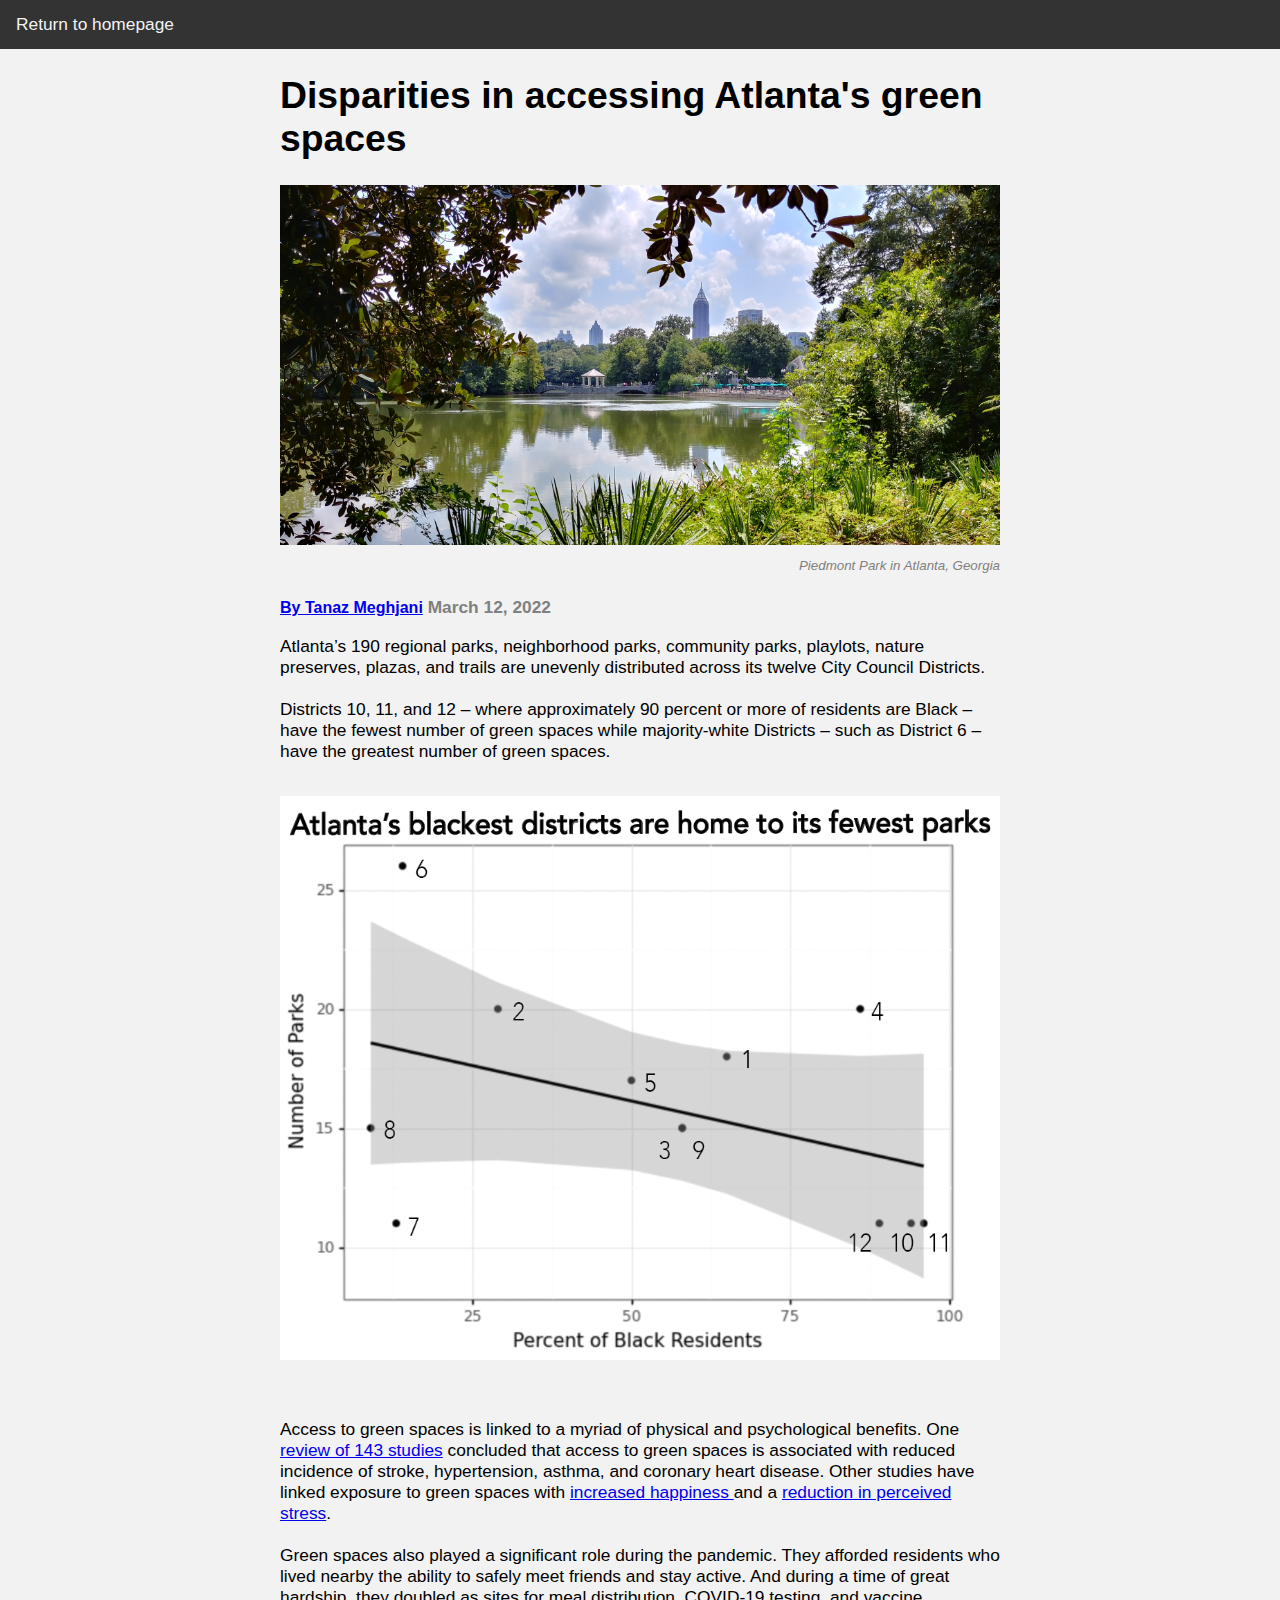
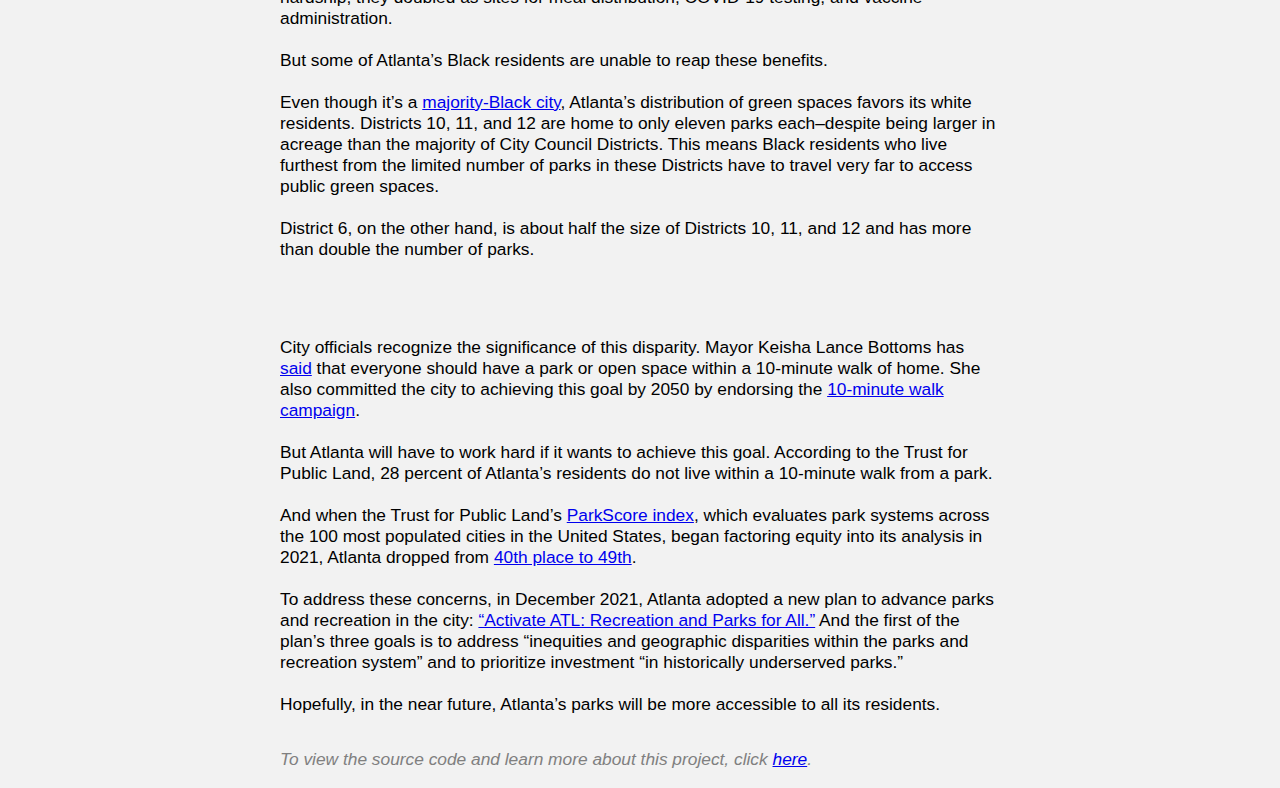
<file: atlantaparks/index.html>
<!DOCTYPE html>
<html>
    <head>
        <meta name="viewport" content="width=device-width, initial-scale=1, shrink-to-fit=no">
        <link href='https://fonts.googleapis.com/css?family=Merriweather' rel='stylesheet'>
        <link rel='stylesheet' href='article-styles.css'>
        <title>Atlanta parks</title>
        <meta property="og:title" content="Accessing Atlanta's green spaces">
        <meta property="og:description" content="Atlanta’s 190 parks are unevenly distributed across its twelve City Council Districts.">
        <meta property="og:type" content="article">
        <meta property="og:url" content="https://tanazm.github.io/atlantaparks/">
        <meta property="og:image" content="https://tanazm.github.io/assets/portfolio/parks.png">
        <meta property="article:author" content="Tanaz Meghjani">
        <meta name="twitter:card" content="summary">
        <meta name="twitter:creator" content="@TMeghjani">
        <div class='topnav'>
            <a href='https://tanazm.github.io/'>Return to homepage</a>
        </div>
    </head>
    <body>
        <div class="text-container">
            <div class="text-center">
            <h1 class='headline'>Disparities in accessing Atlanta's green spaces</h1>
            <img class=header-image src='assets/piedmont_park.png' alt="Piedmont Park in Atlanta, GA">
            <p class='photo-caption'>Piedmont Park in Atlanta, Georgia</p>
            <p class='date'>
                <a class='byline' href="mailto:tm3208@columbia.edu">By Tanaz Meghjani</a>
                March 12, 2022
            </p>
            <p class=text>
                Atlanta’s 190 regional parks, neighborhood parks, community parks, playlots, nature preserves, plazas, and trails are unevenly distributed across its twelve City Council Districts. 
                <br><br>Districts 10, 11, and 12 – where approximately 90 percent or more of residents are Black – have the fewest number of green spaces while majority-white Districts – such as District 6 – have the greatest number of green spaces.
                <div class='viz-container'>
                    <img src='assets/atlscatter.png' alt="Scatterplot showing that Atlanta's Blackest districts have the fewest number of parks.">
                </div>
                <br><br>Access to green spaces is linked to a myriad of physical and psychological benefits. One <a href=https://pubmed.ncbi.nlm.nih.gov/29982151 target='_blank'> review of 143 studies</a> concluded that access to green spaces is associated with reduced incidence of stroke, hypertension, asthma, and coronary heart disease. Other studies have linked exposure to green spaces with <a href=https://www.sciencedirect.com/science/article/abs/pii/S135382921730223X?via%3Dihub target='_blank'> increased happiness </a> and a <a href=https://www.sciencedirect.com/science/article/pii/S0169204617301901?via%3Dihub target='_blank'> reduction in perceived stress</a>.  
                <br><br>Green spaces also played a significant role during the pandemic. They afforded residents who lived nearby the ability to safely meet friends and stay active. And during a time of great hardship, they doubled as sites for meal distribution, COVID-19 testing, and vaccine administration.
                <br><br>But some of Atlanta’s Black residents are unable to reap these benefits.
                <br><br>Even though it’s a <a href=https://www.census.gov/quickfacts/atlantacitygeorgia target='_blank'> majority-Black city</a>, Atlanta’s distribution of green spaces favors its white residents. Districts 10, 11, and 12 are home to only eleven parks each–despite being larger in acreage than the majority of City Council Districts. This means Black residents who live furthest from the limited number of parks in these Districts have to travel very far to access public green spaces.
                <br><br>District 6, on the other hand, is about half the size of Districts 10, 11, and 12 and has more than double the number of parks.
                <div class='viz-container tableauPlaceholder top center' id='viz1644222146336' style='position: relative'><object class='tableauViz'  style='display:none;'><param name='host_url' value='https%3A%2F%2Fpublic.tableau.com%2F' /> <param name='embed_code_version' value='3' /> <param name='site_root' value='' /><param name='name' value='atlparks_map&#47;Dashboard1' /><param name='tabs' value='no' /><param name='toolbar' value='yes' /><param name='animate_transition' value='yes' /><param name='display_static_image' value='yes' /><param name='display_spinner' value='yes' /><param name='display_overlay' value='yes' /><param name='display_count' value='yes' /><param name='language' value='en-US' /><param name='filter' value='publish=yes' /></object></div>                <script type='text/javascript'>                    var divElement = document.getElementById('viz1644222146336');                    var vizElement = divElement.getElementsByTagName('object')[0];                    if ( divElement.offsetWidth > 800 ) { vizElement.style.minWidth='420px';vizElement.style.maxWidth='650px';vizElement.style.width='100%';vizElement.style.minHeight='587px';vizElement.style.maxHeight='887px';vizElement.style.height=(divElement.offsetWidth*0.75)+'px';} else if ( divElement.offsetWidth > 500 ) { vizElement.style.minWidth='420px';vizElement.style.maxWidth='650px';vizElement.style.width='100%';vizElement.style.minHeight='587px';vizElement.style.maxHeight='887px';vizElement.style.height=(divElement.offsetWidth*0.75)+'px';} else { vizElement.style.width='100%';vizElement.style.height='727px';}                     var scriptElement = document.createElement('script');                    scriptElement.src = 'https://public.tableau.com/javascripts/api/viz_v1.js';                    vizElement.parentNode.insertBefore(scriptElement, vizElement);                </script>
                <br><br>City officials recognize the significance of this disparity. Mayor Keisha Lance Bottoms has <a href=https://www.tpl.org/city/atlanta-georgia target='_blank'> said</a> that everyone should have a park or open space within a 10-minute walk of home. She also committed the city to achieving this goal by 2050 by endorsing the <a href=https://10minutewalk.org/ target='_blank'> 10-minute walk campaign</a>.
                <br><br>But Atlanta will have to work hard if it wants to achieve this goal. According to the Trust for Public Land, 28 percent of Atlanta’s residents do not live within a 10-minute walk from a park.
                <br><br>And when the Trust for Public Land’s <a href=https://www.tpl.org/city/atlanta-georgia target='_blank'> ParkScore index</a>, which evaluates park systems across the 100 most populated cities in the United States, began factoring equity into its analysis in 2021, Atlanta dropped from <a href=https://www.tpl.org/parkserve/downloads target='_blank'> 40th place to 49th</a>.
                <br><br>To address these concerns, in December 2021, Atlanta adopted a new plan to advance parks and recreation in the city: <a href=https://www.atlantaga.gov/Home/Components/News/News/13973/672 target='_blank'>“Activate ATL: Recreation and Parks for All.”</a> And the first of the plan’s three goals is to address “inequities and geographic disparities within the parks and recreation system” and to prioritize investment “in historically underserved parks.”
                <br><br>Hopefully, in the near future, Atlanta’s parks will be more accessible to all its residents.
            </p>
            <p class='footnote'>To view the source code and learn more about this project, click <a href=https://github.com/tanazm/tanazm.github.io/tree/main/ATLparks target='_blank'> here</a>.</p>
            </div>
        </div>
    </body>
</html>
</file>
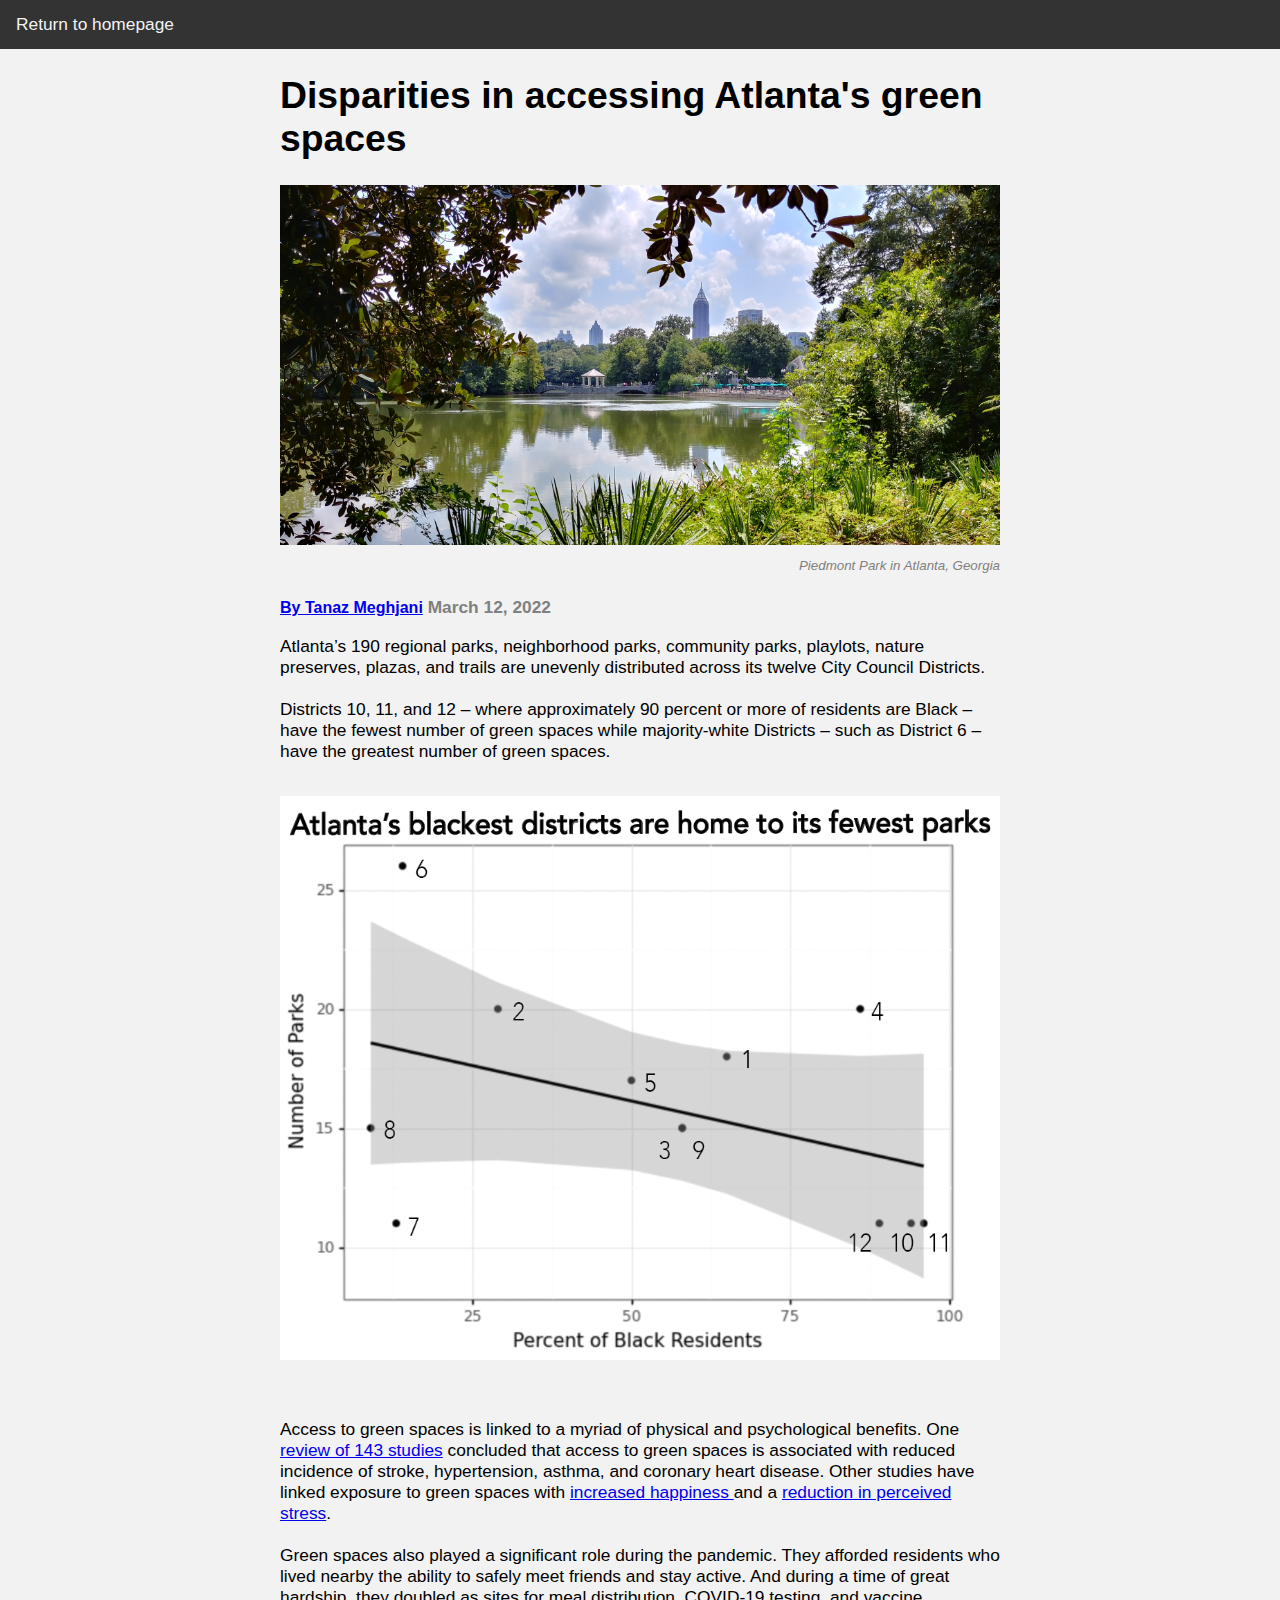
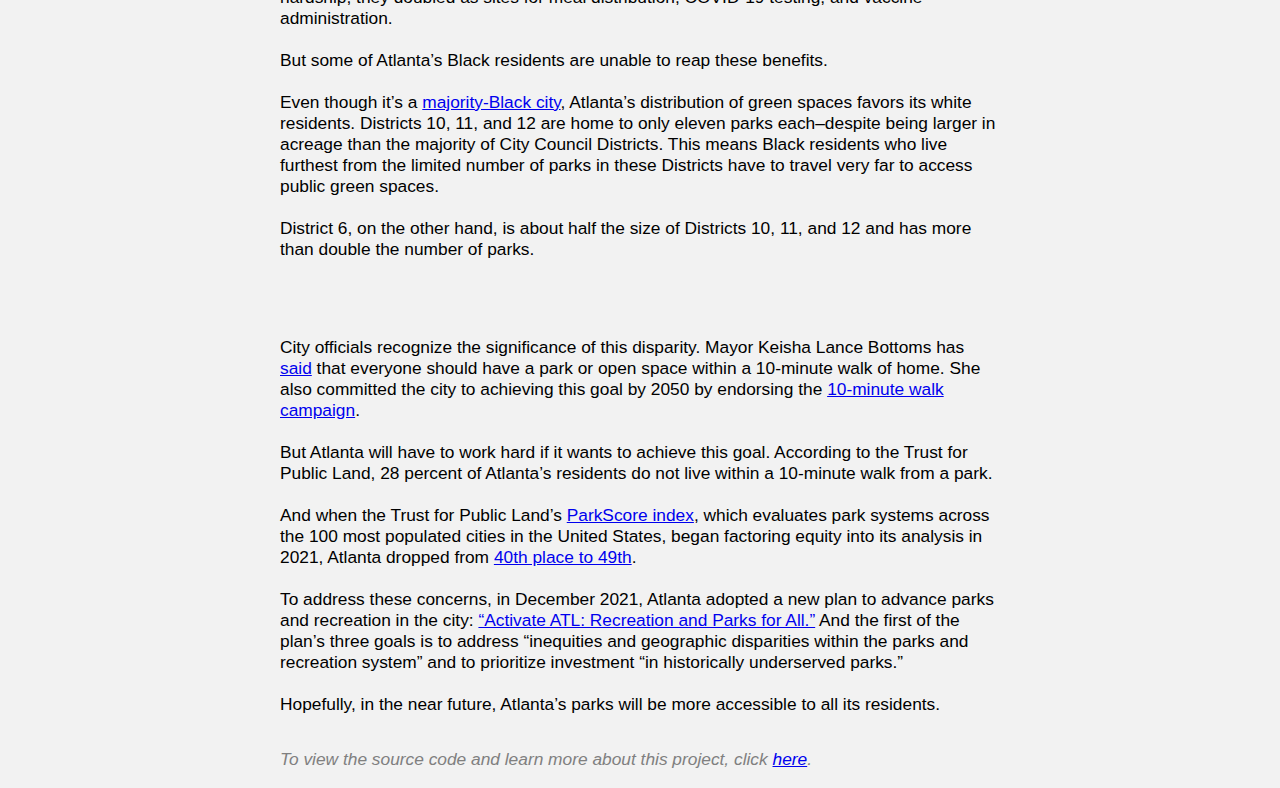
<file: ATLparks/index.html>
<!DOCTYPE html>
<html>
    <head>
        <link href='https://fonts.googleapis.com/css?family=Merriweather' rel='stylesheet'>
        <link rel='stylesheet' href='article-styles.css'>
        <title>Libraries</title>
        <div class='topnav'>
            <a href='https://tanazm.github.io/'>Return to homepage</a>
        </div>
    </head>
    <body>
        <div class="text-container">
            <div class="text-center">
            <h1 class='headline'>Disparities in accessing Atlanta's green spaces</h1>
            <img class=header-image src='assets/piedmont_park.png'>
            <p class='photo-caption'>Piedmont Park in Atlanta, Georgia</p>
            <p class='date'>
                <a class='byline' href="mailto:tm3208@columbia.edu">By Tanaz Meghjani</a>
                March 12, 2022
            </p>
            <p class=text>
                Atlanta’s 190 regional parks, neighborhood parks, community parks, playlots, nature preserves, plazas, and trails are unevenly distributed across its twelve City Council Districts. 
                <br><br>Districts 10, 11, and 12 – where approximately 90 percent or more of residents are Black – have the fewest number of green spaces while majority-white Districts – such as District 6 – have the greatest number of green spaces.
                <div class='viz-container'>
                    <img src='assets/atlscatter.png' alt="Scatterplot showing that Atlanta's Blackest districts have the fewest number of parks.">
                </div>
                <br><br>Access to green spaces is linked to a myriad of physical and psychological benefits. One <a href=https://pubmed.ncbi.nlm.nih.gov/29982151 target='_blank'> review of 143 studies</a> concluded that access to green spaces is associated with reduced incidence of stroke, hypertension, asthma, and coronary heart disease. Other studies have linked exposure to green spaces with <a href=https://www.sciencedirect.com/science/article/abs/pii/S135382921730223X?via%3Dihub target='_blank'> increased happiness </a> and a <a href=https://www.sciencedirect.com/science/article/pii/S0169204617301901?via%3Dihub target='_blank'> reduction in perceived stress</a>.  
                <br><br>Green spaces also played a significant role during the pandemic. They afforded residents who lived nearby the ability to safely meet friends and stay active. And during a time of great hardship, they doubled as sites for meal distribution, COVID-19 testing, and vaccine administration.
                <br><br>But some of Atlanta’s Black residents are unable to reap these benefits.
                <br><br>Even though it’s a <a href=https://www.census.gov/quickfacts/atlantacitygeorgia target='_blank'> majority-Black city</a>, Atlanta’s distribution of green spaces favors its white residents. Districts 10, 11, and 12 are home to only eleven parks each–despite being larger in acreage than the majority of City Council Districts. This means Black residents who live furthest from the limited number of parks in these Districts have to travel very far to access public green spaces.
                <br><br>District 6, on the other hand, is about half the size of Districts 10, 11, and 12 and has more than double the number of parks.
                <div class='viz-container tableauPlaceholder top center' id='viz1644222146336' style='position: relative'><object class='tableauViz'  style='display:none;'><param name='host_url' value='https%3A%2F%2Fpublic.tableau.com%2F' /> <param name='embed_code_version' value='3' /> <param name='site_root' value='' /><param name='name' value='atlparks_map&#47;Dashboard1' /><param name='tabs' value='no' /><param name='toolbar' value='yes' /><param name='animate_transition' value='yes' /><param name='display_static_image' value='yes' /><param name='display_spinner' value='yes' /><param name='display_overlay' value='yes' /><param name='display_count' value='yes' /><param name='language' value='en-US' /><param name='filter' value='publish=yes' /></object></div>                <script type='text/javascript'>                    var divElement = document.getElementById('viz1644222146336');                    var vizElement = divElement.getElementsByTagName('object')[0];                    if ( divElement.offsetWidth > 800 ) { vizElement.style.minWidth='420px';vizElement.style.maxWidth='650px';vizElement.style.width='100%';vizElement.style.minHeight='587px';vizElement.style.maxHeight='887px';vizElement.style.height=(divElement.offsetWidth*0.75)+'px';} else if ( divElement.offsetWidth > 500 ) { vizElement.style.minWidth='420px';vizElement.style.maxWidth='650px';vizElement.style.width='100%';vizElement.style.minHeight='587px';vizElement.style.maxHeight='887px';vizElement.style.height=(divElement.offsetWidth*0.75)+'px';} else { vizElement.style.width='100%';vizElement.style.height='727px';}                     var scriptElement = document.createElement('script');                    scriptElement.src = 'https://public.tableau.com/javascripts/api/viz_v1.js';                    vizElement.parentNode.insertBefore(scriptElement, vizElement);                </script>
                <br><br>City officials recognize the significance of this disparity. Mayor Keisha Lance Bottoms has <a href=https://www.tpl.org/city/atlanta-georgia target='_blank'> said</a> that everyone should have a park or open space within a 10-minute walk of home. She also committed the city to achieving this goal by 2050 by endorsing the <a href=https://10minutewalk.org/ target='_blank'> 10-minute walk campaign</a>.
                <br><br>But Atlanta will have to work hard if it wants to achieve this goal. According to the Trust for Public Land, 28 percent of Atlanta’s residents do not live within a 10-minute walk from a park.
                <br><br>And when the Trust for Public Land’s <a href=https://www.tpl.org/city/atlanta-georgia target='_blank'> ParkScore index</a>, which evaluates park systems across the 100 most populated cities in the United States, began factoring equity into its analysis in 2021, Atlanta dropped from <a href=https://www.tpl.org/parkserve/downloads target='_blank'> 40th place to 49th</a>.
                <br><br>To address these concerns, in December 2021, Atlanta adopted a new plan to advance parks and recreation in the city: <a href=https://www.atlantaga.gov/Home/Components/News/News/13973/672 target='_blank'>“Activate ATL: Recreation and Parks for All.”</a> And the first of the plan’s three goals is to address “inequities and geographic disparities within the parks and recreation system” and to prioritize investment “in historically underserved parks.”
                <br><br>Hopefully, in the near future, Atlanta’s parks will be more accessible to all its residents.
            </p>
            <p class='footnote'>To view the source code and learn more about this project, click <a href=https://github.com/tanazm/tanazm.github.io/tree/main/ATLparks target='_blank'> here</a>.</p>
            </div>
        </div>
    </body>
</html>
</file>
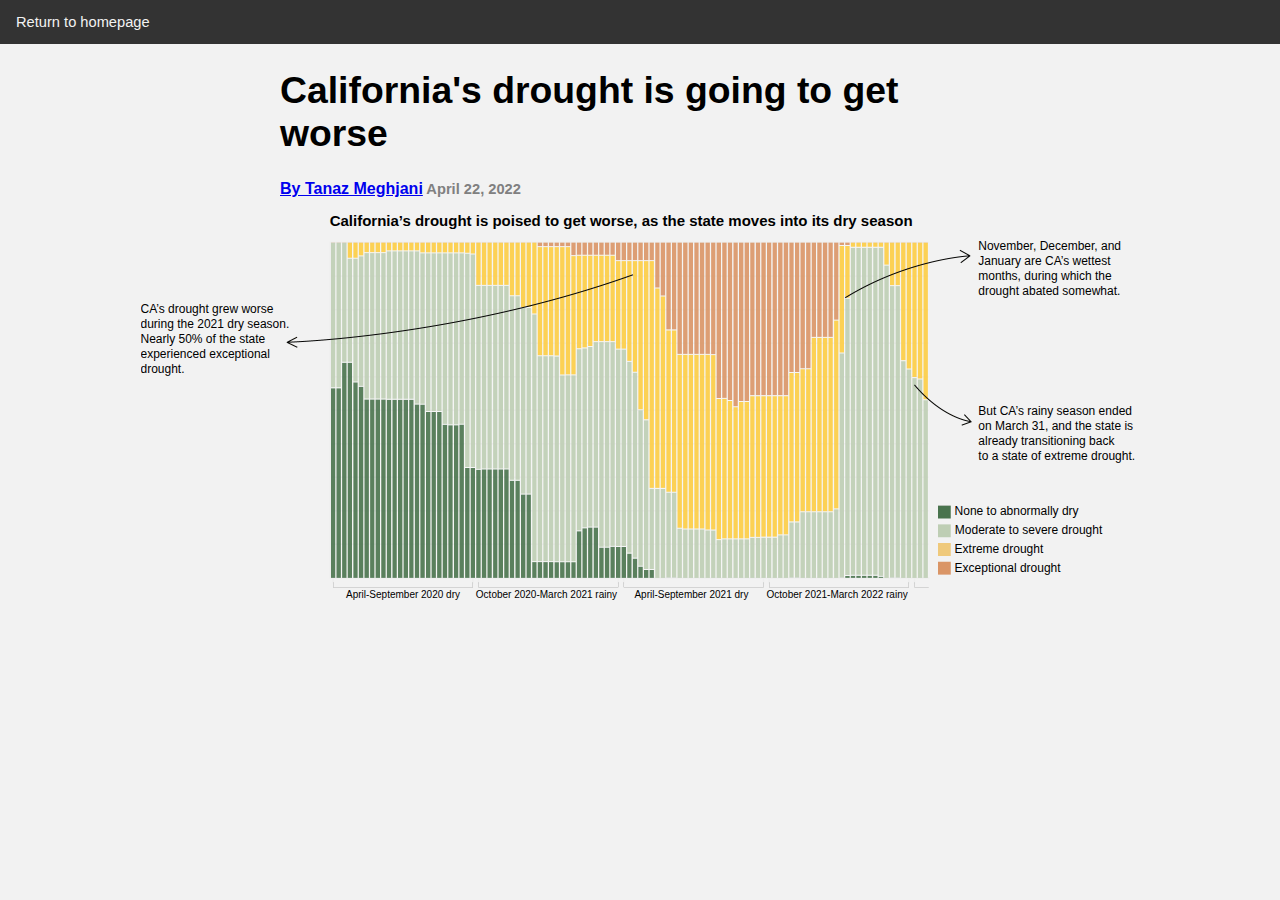
<file: drought/index.html>
<!DOCTYPE html>
<html>
    <head>
        <meta name="viewport" content="width=device-width, initial-scale=1, shrink-to-fit=no">
        <link href='https://fonts.googleapis.com/css?family=Merriweather' rel='stylesheet'>
        <link rel='stylesheet' href='article-styles.css'>
        <title>Libraries</title>
        <meta property="og:title" content="California's drought is going to get worse.">
        <meta property="og:description" content="">
        <meta property="og:type" content="article">
        <meta property="og:url" content="https://tanazm.github.io/fancy/">
        <meta property="og:image" content="https://tanazm.github.io/assets/portfolio/CA_drought_final-Artboard_1.png"> 
        <meta property="article:author" content="Tanaz Meghjani">
        <meta name="twitter:card" content="summary">
        <meta name="twitter:creator" content="@TMeghjani">
        <div class='topnav'>
            <a href='https://tanazm.github.io/'>Return to homepage</a>
        </div>
    </head>
	<body>
		<div class="text-container">
            <div class="text-center">
            <h1 class='headline'>California's drought is going to get worse</h1>
            <p class='date'>
                <a class='byline' href="mailto:tm3208@columbia.edu">By Tanaz Meghjani</a>
                April 22, 2022
            </p>
			</div>
		</div>


		<!-- Generated by ai2html v0.106.0 - 2022-04-25 11:16 -->
		<!-- ai file: CA_drought_final.ai -->
		<style media="screen,print">
			#g-CA_drought_final-box ,
			#g-CA_drought_final-box .g-artboard {
				margin:0 auto;
			}
			#g-CA_drought_final-box p {
				margin:0;
			}
			#g-CA_drought_final-box .g-aiAbs {
				position:absolute;
			}
			#g-CA_drought_final-box .g-aiImg {
				position:absolute;
				top:0;
				display:block;
				width:100% !important;
			}
			#g-CA_drought_final-box .g-aiSymbol {
				position: absolute;
				box-sizing: border-box;
			}
			#g-CA_drought_final-box .g-aiPointText p { white-space: nowrap; }
			#g-CA_drought_final-desktop {
				position:relative;
				overflow:hidden;
			}
			#g-CA_drought_final-desktop p {
				font-family:arial,helvetica,sans-serif;
				line-height:15px;
				height:auto;
				opacity:1;
				letter-spacing:0em;
				font-size:12px;
				text-align:left;
				color:rgb(0,0,0);
				text-transform:none;
				padding-bottom:0;
				padding-top:0;
				mix-blend-mode:normal;
				font-style:normal;
				position:static;
			}
			#g-CA_drought_final-desktop .g-pstyle0 {
				font-weight:bold;
				line-height:18px;
				height:18px;
				font-size:15px;
			}
			#g-CA_drought_final-desktop .g-pstyle1 {
				height:15px;
			}
			#g-CA_drought_final-desktop .g-pstyle2 {
				line-height:12px;
				height:12px;
				font-size:10px;
			}
			#g-CA_drought_final-mobile {
				position:relative;
				overflow:hidden;
			}
			#g-CA_drought_final-mobile p {
				font-family:arial,helvetica,sans-serif;
				line-height:6px;
				height:auto;
				opacity:1;
				letter-spacing:0em;
				font-size:5px;
				text-align:left;
				color:rgb(0,0,0);
				text-transform:none;
				padding-bottom:0;
				padding-top:0;
				mix-blend-mode:normal;
				font-style:normal;
				position:static;
			}
			#g-CA_drought_final-mobile .g-pstyle0 {
				font-weight:bold;
				line-height:7px;
				height:7px;
				font-size:6px;
			}
			#g-CA_drought_final-mobile .g-pstyle1 {
				height:6px;
			}
			#g-CA_drought_final-mobile .g-pstyle2 {
				line-height:4px;
				height:4px;
				font-size:3px;
			}
			#g-CA_drought_final-middle650 {
				position:relative;
				overflow:hidden;
			}
			#g-CA_drought_final-middle650 p {
				font-family:arial,helvetica,sans-serif;
				line-height:9px;
				height:auto;
				opacity:1;
				letter-spacing:0em;
				font-size:8px;
				text-align:left;
				color:rgb(0,0,0);
				text-transform:none;
				padding-bottom:0;
				padding-top:0;
				mix-blend-mode:normal;
				font-style:normal;
				position:static;
			}
			#g-CA_drought_final-middle650 .g-pstyle0 {
				font-weight:bold;
				line-height:11px;
				height:11px;
				font-size:9px;
			}
			#g-CA_drought_final-middle650 .g-pstyle1 {
				height:9px;
			}
			#g-CA_drought_final-middle650 .g-pstyle2 {
				line-height:7px;
				height:7px;
				font-size:6px;
			}
			#g-CA_drought_final-middle850 {
				position:relative;
				overflow:hidden;
			}
			#g-CA_drought_final-middle850 p {
				font-family:arial,helvetica,sans-serif;
				line-height:13px;
				height:auto;
				opacity:1;
				letter-spacing:0em;
				font-size:10px;
				text-align:left;
				color:rgb(0,0,0);
				text-transform:none;
				padding-bottom:0;
				padding-top:0;
				mix-blend-mode:normal;
				font-style:normal;
				position:static;
			}
			#g-CA_drought_final-middle850 .g-pstyle0 {
				font-weight:bold;
				line-height:15px;
				height:15px;
				font-size:13px;
			}
			#g-CA_drought_final-middle850 .g-pstyle1 {
				height:13px;
			}
			#g-CA_drought_final-middle850 .g-pstyle2 {
				line-height:10px;
				height:10px;
				font-size:9px;
			}

		</style>

		<div id="g-CA_drought_final-box" class="ai2html">

			<!-- Artboard: desktop -->
			<div id="g-CA_drought_final-desktop" class="g-artboard" style="width:999px; height:409.705098850103px;" data-aspect-ratio="2.438" data-min-width="999">
		<div style=""></div>
				<img id="g-CA_drought_final-desktop-img" class="g-aiImg" alt="" src="assets/CA_drought_final-desktop.png"/>
				<div id="g-ai0-1" class="g-graphic g-aiAbs g-aiPointText" style="top:2.4218%;margin-top:-10.9px;left:18.9356%;width:615px;">
					<p class="g-pstyle0">California&rsquo;s drought is poised to get worse, as the state moves into its dry season</p>
				</div>
				<div id="g-ai0-2" class="g-graphic g-aiAbs g-aiPointText" style="top:13.9371%;margin-top:-31.1px;left:83.8614%;width:169px;">
					<p class="g-pstyle1">November, December, and</p>
					<p class="g-pstyle1">January are CA&rsquo;s wettest </p>
					<p class="g-pstyle1">months, during which the</p>
					<p class="g-pstyle1">drought abated somewhat.</p>
				</div>
				<div id="g-ai0-3" class="g-graphic g-aiAbs g-aiPointText" style="top:31.1267%;margin-top:-38.5px;left:0%;width:175px;">
					<p class="g-pstyle1">CA&rsquo;s drought grew worse</p>
					<p class="g-pstyle1">during the 2021 dry season.</p>
					<p class="g-pstyle1">Nearly 50% of the state </p>
					<p class="g-pstyle1">experienced exceptional</p>
					<p class="g-pstyle1">drought.</p>
				</div>
				<div id="g-ai0-4" class="g-graphic g-aiAbs g-aiPointText" style="top:54.2099%;margin-top:-31.1px;left:83.8667%;width:184px;">
					<p class="g-pstyle1">But CA&rsquo;s rainy season ended</p>
					<p class="g-pstyle1">on March 31, and the state is</p>
					<p class="g-pstyle1">already transitioning back</p>
					<p class="g-pstyle1">to a state of extreme drought.</p>
				</div>
				<div id="g-ai0-5" class="g-graphic g-aiAbs g-aiPointText" style="top:73.1796%;margin-top:-8.8px;left:81.4877%;width:149px;">
					<p class="g-pstyle1">None to abnormally dry</p>
				</div>
				<div id="g-ai0-6" class="g-graphic g-aiAbs g-aiPointText" style="top:77.8171%;margin-top:-8.8px;left:81.516%;width:173px;">
					<p class="g-pstyle1">Moderate to severe drought</p>
				</div>
				<div id="g-ai0-7" class="g-graphic g-aiAbs g-aiPointText" style="top:82.4546%;margin-top:-8.8px;left:81.4887%;width:113px;">
					<p class="g-pstyle1">Extreme drought</p>
				</div>
				<div id="g-ai0-8" class="g-graphic g-aiAbs g-aiPointText" style="top:87.092%;margin-top:-8.8px;left:81.4873%;width:131px;">
					<p class="g-pstyle1">Exceptional drought</p>
				</div>
				<div id="g-ai0-9" class="g-graphic g-aiAbs g-aiPointText" style="top:93.5039%;margin-top:-7.1px;left:20.5735%;width:139px;">
					<p class="g-pstyle2">April-September 2020 dry</p>
				</div>
				<div id="g-ai0-10" class="g-graphic g-aiAbs g-aiPointText" style="top:93.5039%;margin-top:-7.1px;left:33.567%;width:167px;">
					<p class="g-pstyle2">October 2020-March 2021 rainy</p>
				</div>
				<div id="g-ai0-11" class="g-graphic g-aiAbs g-aiPointText" style="top:93.5039%;margin-top:-7.1px;left:49.4433%;width:139px;">
					<p class="g-pstyle2">April-September 2021 dry</p>
				</div>
				<div id="g-ai0-12" class="g-graphic g-aiAbs g-aiPointText" style="top:93.5039%;margin-top:-7.1px;left:62.6648%;width:167px;">
					<p class="g-pstyle2">October 2021-March 2022 rainy</p>
				</div>
			</div>

			<!-- Artboard: mobile -->
			<div id="g-CA_drought_final-mobile" class="g-artboard" style="max-width: 393px;max-height: 161px" data-aspect-ratio="2.448" data-min-width="0" data-max-width="649">
		<div style="padding: 0 0 40.8475% 0;"></div>
				<img id="g-CA_drought_final-mobile-img" class="g-aiImg" alt="" src="assets/CA_drought_final-mobile.png"/>
				<div id="g-ai1-1" class="g-graphic g-aiAbs g-aiPointText" style="top:6.8611%;margin-top:-4px;left:19.6165%;width:243px;">
					<p class="g-pstyle0">California&rsquo;s drought is poised to get worse, as the state moves into its dry season</p>
				</div>
				<div id="g-ai1-2" class="g-graphic g-aiAbs g-aiPointText" style="top:18.4021%;margin-top:-11.5px;left:81.1496%;width:77px;">
					<p class="g-pstyle1">November, December, and</p>
					<p class="g-pstyle1">January are CA&rsquo;s wettest </p>
					<p class="g-pstyle1">months, during which the</p>
					<p class="g-pstyle1">drought abated somewhat.</p>
				</div>
				<div id="g-ai1-3" class="g-graphic g-aiAbs g-aiPointText" style="top:34.4551%;margin-top:-14.3px;left:1.6706%;width:79px;">
					<p class="g-pstyle1">CA&rsquo;s drought grew worse</p>
					<p class="g-pstyle1">during the 2021 dry season.</p>
					<p class="g-pstyle1">Nearly 50% of the state </p>
					<p class="g-pstyle1">experienced exceptional</p>
					<p class="g-pstyle1">drought.</p>
				</div>
				<div id="g-ai1-4" class="g-graphic g-aiAbs g-aiPointText" style="top:56.401%;margin-top:-11.5px;left:81.1546%;width:82px;">
					<p class="g-pstyle1">But CA&rsquo;s rainy season ended</p>
					<p class="g-pstyle1">on March 31, and the state is</p>
					<p class="g-pstyle1">already transitioning back</p>
					<p class="g-pstyle1">to a state of extreme drought.</p>
				</div>
				<div id="g-ai1-5" class="g-graphic g-aiAbs g-aiPointText" style="top:74.2726%;margin-top:-3.2px;left:78.8998%;width:69px;">
					<p class="g-pstyle1">None to abnormally dry</p>
				</div>
				<div id="g-ai1-6" class="g-graphic g-aiAbs g-aiPointText" style="top:78.6332%;margin-top:-3.2px;left:78.9266%;width:78px;">
					<p class="g-pstyle1">Moderate to severe drought</p>
				</div>
				<div id="g-ai1-7" class="g-graphic g-aiAbs g-aiPointText" style="top:82.9937%;margin-top:-3.2px;left:78.901%;width:56px;">
					<p class="g-pstyle1">Extreme drought</p>
				</div>
				<div id="g-ai1-8" class="g-graphic g-aiAbs g-aiPointText" style="top:87.9772%;margin-top:-3.2px;left:78.8995%;width:62px;">
					<p class="g-pstyle1">Exceptional drought</p>
				</div>
				<div id="g-ai1-9" class="g-graphic g-aiAbs g-aiPointText" style="top:93.753%;margin-top:-2.5px;left:21.6823%;width:61px;">
					<p class="g-pstyle2">April-September 2020 dry</p>
				</div>
				<div id="g-ai1-10" class="g-graphic g-aiAbs g-aiPointText" style="top:93.753%;margin-top:-2.5px;left:34.2127%;width:70px;">
					<p class="g-pstyle2">October 2020-March 2021 rainy</p>
				</div>
				<div id="g-ai1-11" class="g-graphic g-aiAbs g-aiPointText" style="top:93.753%;margin-top:-2.5px;left:49.077%;width:61px;">
					<p class="g-pstyle2">April-September 2021 dry</p>
				</div>
				<div id="g-ai1-12" class="g-graphic g-aiAbs g-aiPointText" style="top:93.753%;margin-top:-2.5px;left:61.7898%;width:70px;">
					<p class="g-pstyle2">October 2021-March 2022 rainy</p>
				</div>
			</div>

			<!-- Artboard: middle650 -->
			<div id="g-CA_drought_final-middle650" class="g-artboard" style="width:650px; height:265.964399095647px;" data-aspect-ratio="2.444" data-min-width="650" data-max-width="849">
		<div style=""></div>
				<img id="g-CA_drought_final-middle650-img" class="g-aiImg" alt="" src="assets/CA_drought_final-middle650.png"/>
				<div id="g-ai2-1" class="g-graphic g-aiAbs g-aiPointText" style="top:7.0746%;margin-top:-6.8px;left:19.3513%;width:390px;">
					<p class="g-pstyle0">California&rsquo;s drought is poised to get worse, as the state moves into its dry season</p>
				</div>
				<div id="g-ai2-2" class="g-graphic g-aiAbs g-aiPointText" style="top:18.3376%;margin-top:-18.8px;left:81.3499%;width:113px;">
					<p class="g-pstyle1">November, December, and</p>
					<p class="g-pstyle1">January are CA&rsquo;s wettest </p>
					<p class="g-pstyle1">months, during which the</p>
					<p class="g-pstyle1">drought abated somewhat.</p>
				</div>
				<div id="g-ai2-3" class="g-graphic g-aiAbs g-aiPointText" style="top:34.3488%;margin-top:-23.4px;left:1.2697%;width:117px;">
					<p class="g-pstyle1">CA&rsquo;s drought grew worse</p>
					<p class="g-pstyle1">during the 2021 dry season.</p>
					<p class="g-pstyle1">Nearly 50% of the state </p>
					<p class="g-pstyle1">experienced exceptional</p>
					<p class="g-pstyle1">drought.</p>
				</div>
				<div id="g-ai2-4" class="g-graphic g-aiAbs g-aiPointText" style="top:56.3126%;margin-top:-18.8px;left:81.3549%;width:122px;">
					<p class="g-pstyle1">But CA&rsquo;s rainy season ended</p>
					<p class="g-pstyle1">on March 31, and the state is</p>
					<p class="g-pstyle1">already transitioning back</p>
					<p class="g-pstyle1">to a state of extreme drought.</p>
				</div>
				<div id="g-ai2-5" class="g-graphic g-aiAbs g-aiPointText" style="top:74.453%;margin-top:-5px;left:79.0829%;width:101px;">
					<p class="g-pstyle1">None to abnormally dry</p>
				</div>
				<div id="g-ai2-6" class="g-graphic g-aiAbs g-aiPointText" style="top:78.9649%;margin-top:-5px;left:79.1101%;width:116px;">
					<p class="g-pstyle1">Moderate to severe drought</p>
				</div>
				<div id="g-ai2-7" class="g-graphic g-aiAbs g-aiPointText" style="top:83.1008%;margin-top:-5px;left:79.0843%;width:78px;">
					<p class="g-pstyle1">Extreme drought</p>
				</div>
				<div id="g-ai2-8" class="g-graphic g-aiAbs g-aiPointText" style="top:87.6127%;margin-top:-5px;left:79.0828%;width:89px;">
					<p class="g-pstyle1">Exceptional drought</p>
				</div>
				<div id="g-ai2-9" class="g-graphic g-aiAbs g-aiPointText" style="top:93.5516%;margin-top:-3.8px;left:21.4327%;width:86px;">
					<p class="g-pstyle2">April-September 2020 dry</p>
				</div>
				<div id="g-ai2-10" class="g-graphic g-aiAbs g-aiPointText" style="top:93.5516%;margin-top:-3.8px;left:34.058%;width:102px;">
					<p class="g-pstyle2">October 2020-March 2021 rainy</p>
				</div>
				<div id="g-ai2-11" class="g-graphic g-aiAbs g-aiPointText" style="top:93.5516%;margin-top:-3.8px;left:49.0347%;width:86px;">
					<p class="g-pstyle2">April-September 2021 dry</p>
				</div>
				<div id="g-ai2-12" class="g-graphic g-aiAbs g-aiPointText" style="top:93.5516%;margin-top:-3.8px;left:61.8436%;width:102px;">
					<p class="g-pstyle2">October 2021-March 2022 rainy</p>
				</div>
			</div>

			<!-- Artboard: middle850 -->
			<div id="g-CA_drought_final-middle850" class="g-artboard" style="width:850px; height:347.167316315264px;" data-aspect-ratio="2.448" data-min-width="850" data-max-width="998">
		<div style=""></div>
				<img id="g-CA_drought_final-middle850-img" class="g-aiImg" alt="" src="assets/CA_drought_final-middle850.png"/>
				<div id="g-ai3-1" class="g-graphic g-aiAbs g-aiPointText" style="top:2.2947%;margin-top:-9px;left:18.9195%;width:526px;">
					<p class="g-pstyle0">California&rsquo;s drought is poised to get worse, as the state moves into its dry season</p>
				</div>
				<div id="g-ai3-2" class="g-graphic g-aiAbs g-aiPointText" style="top:13.9781%;margin-top:-26.5px;left:83.7904%;width:147px;">
					<p class="g-pstyle1">November, December, and</p>
					<p class="g-pstyle1">January are CA&rsquo;s wettest </p>
					<p class="g-pstyle1">months, during which the</p>
					<p class="g-pstyle1">drought abated somewhat.</p>
				</div>
				<div id="g-ai3-3" class="g-graphic g-aiAbs g-aiPointText" style="top:31.0532%;margin-top:-32.8px;left:0.0001%;width:152px;">
					<p class="g-pstyle1">CA&rsquo;s drought grew worse</p>
					<p class="g-pstyle1">during the 2021 dry season.</p>
					<p class="g-pstyle1">Nearly 50% of the state </p>
					<p class="g-pstyle1">experienced exceptional</p>
					<p class="g-pstyle1">drought.</p>
				</div>
				<div id="g-ai3-4" class="g-graphic g-aiAbs g-aiPointText" style="top:54.0164%;margin-top:-26.5px;left:83.7957%;width:159px;">
					<p class="g-pstyle1">But CA&rsquo;s rainy season ended</p>
					<p class="g-pstyle1">on March 31, and the state is</p>
					<p class="g-pstyle1">already transitioning back</p>
					<p class="g-pstyle1">to a state of extreme drought.</p>
				</div>
				<div id="g-ai3-5" class="g-graphic g-aiAbs g-aiPointText" style="top:73.0742%;margin-top:-7.7px;left:81.4186%;width:130px;">
					<p class="g-pstyle1">None to abnormally dry</p>
				</div>
				<div id="g-ai3-6" class="g-graphic g-aiAbs g-aiPointText" style="top:77.6829%;margin-top:-7.7px;left:81.447%;width:150px;">
					<p class="g-pstyle1">Moderate to severe drought</p>
				</div>
				<div id="g-ai3-7" class="g-graphic g-aiAbs g-aiPointText" style="top:82.2916%;margin-top:-7.7px;left:81.4196%;width:99px;">
					<p class="g-pstyle1">Extreme drought</p>
				</div>
				<div id="g-ai3-8" class="g-graphic g-aiAbs g-aiPointText" style="top:86.9004%;margin-top:-7.7px;left:81.4183%;width:114px;">
					<p class="g-pstyle1">Exceptional drought</p>
				</div>
				<div id="g-ai3-9" class="g-graphic g-aiAbs g-aiPointText" style="top:93.5138%;margin-top:-5.6px;left:20.556%;width:122px;">
					<p class="g-pstyle2">April-September 2020 dry</p>
				</div>
				<div id="g-ai3-10" class="g-graphic g-aiAbs g-aiPointText" style="top:93.5138%;margin-top:-5.6px;left:33.5386%;width:146px;">
					<p class="g-pstyle2">October 2020-March 2021 rainy</p>
				</div>
				<div id="g-ai3-11" class="g-graphic g-aiAbs g-aiPointText" style="top:93.5138%;margin-top:-5.6px;left:49.4015%;width:122px;">
					<p class="g-pstyle2">April-September 2021 dry</p>
				</div>
				<div id="g-ai3-12" class="g-graphic g-aiAbs g-aiPointText" style="top:93.5138%;margin-top:-5.6px;left:62.6117%;width:146px;">
					<p class="g-pstyle2">October 2021-March 2022 rainy</p>
				</div>
			</div>

		</div>

		<!-- End ai2html - 2022-04-25 11:16 -->

        </div>
        <!-- ai2html resizer script -->
        <script type="text/javascript">
            (function() {
                // only want one resizer on the page
                if (document.documentElement.className.indexOf("g-resizer-v3-init") > -1) return;
                document.documentElement.className += " g-resizer-v3-init";
                // require IE9+
                if (!("querySelector" in document)) return;
                function resizer() {
                    var elements = Array.prototype.slice.call(document.querySelectorAll(".g-artboard[data-min-width]")),
                        widthById = {};
                    elements.forEach(function(el) {
                        var parent = el.parentNode,
                            width = widthById[parent.id] || parent.getBoundingClientRect().width,
                            minwidth = el.getAttribute("data-min-width"),
                            maxwidth = el.getAttribute("data-max-width");
                        widthById[parent.id] = width;
    
                        if (+minwidth <= width && (+maxwidth >= width || maxwidth === null)) {
                            el.style.display = "block";
                        } else {
                            el.style.display = "none";
                        }
                    });
                    try {
                        if (window.parent && window.parent.$) {
                            window.parent.$("body").trigger("resizedcontent", [window]);
                        }
                        if (window.require) {
                            require(['foundation/main'], function() {
                                require(['shared/interactive/instances/app-communicator'], function(AppCommunicator) {
                                    AppCommunicator.triggerResize();
                                });
                            });
                        }
                    } catch(e) { console.log(e); }
                }
    
                document.addEventListener('DOMContentLoaded', resizer);
                // feel free to replace throttle with _.throttle, if available
                window.addEventListener('resize', throttle(resizer, 200));        
    
                function throttle(func, wait) {
                    // from underscore.js
                    var _now = Date.now || function() { return new Date().getTime(); },
                        context, args, result, timeout = null, previous = 0;
                    var later = function() {
                        previous = _now();
                        timeout = null;
                        result = func.apply(context, args);
                        if (!timeout) context = args = null;
                    };
                    return function() {
                        var now = _now(), remaining = wait - (now - previous);
                        context = this;
                        args = arguments;
                        if (remaining <= 0 || remaining > wait) {
                            if (timeout) {
                                clearTimeout(timeout);
                                timeout = null;
                            }
                            previous = now;
                            result = func.apply(context, args);
                            if (!timeout) context = args = null;
                        } else if (!timeout && options.trailing !== false) {
                            timeout = setTimeout(later, remaining);
                        }
                        return result;
                    };
                }
    
                
            })();
            </script>
    </body>
</html>
</file>
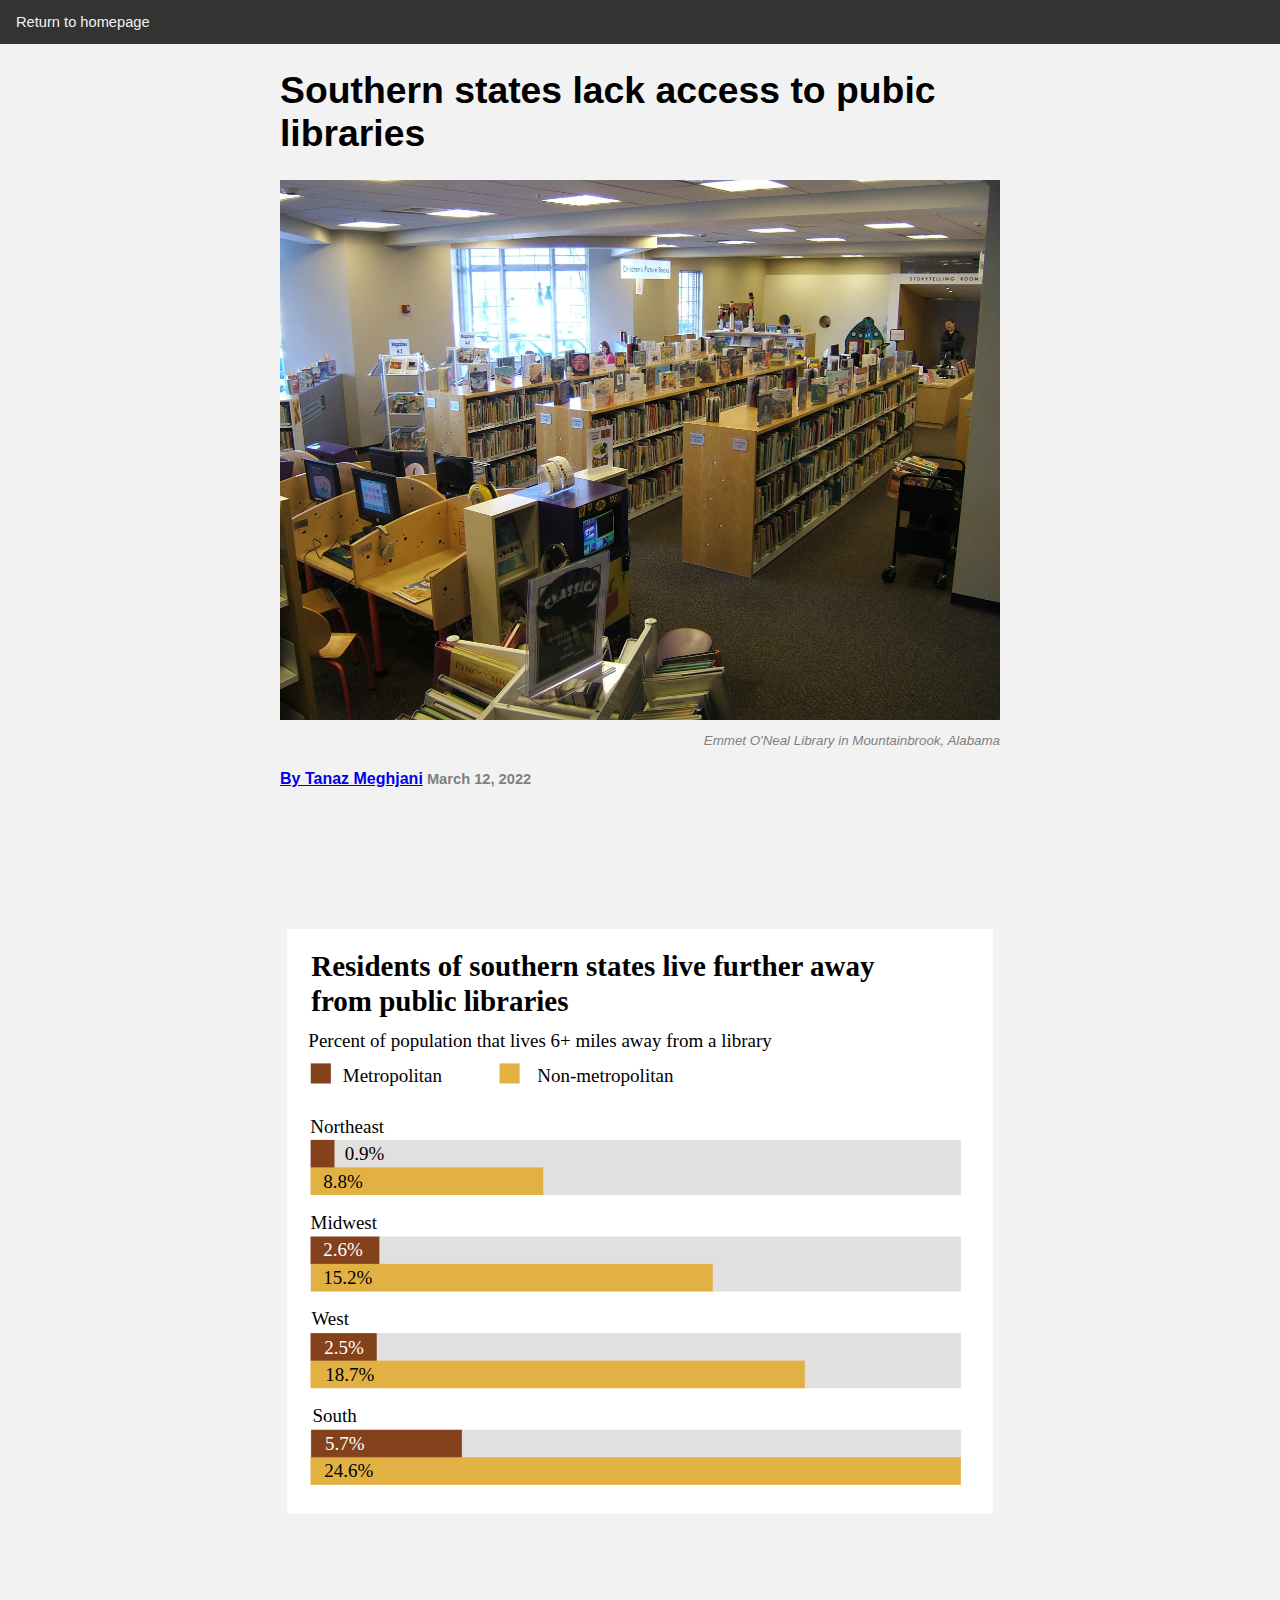
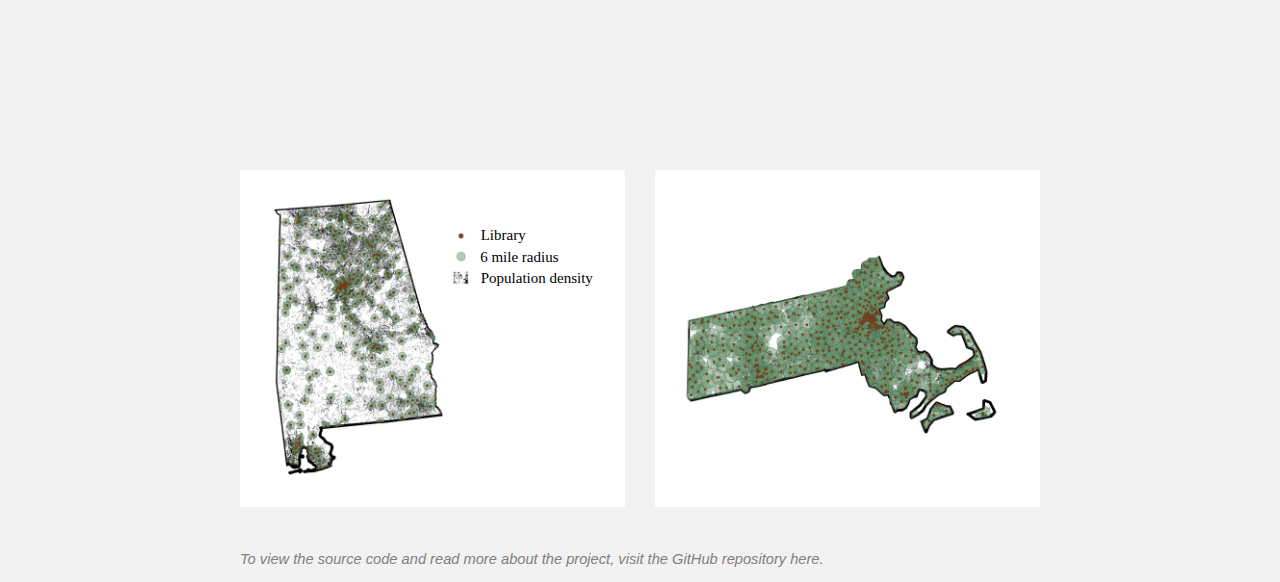
<file: Libraries/index.html>
<!DOCTYPE html>
<html>
    <head>
        <link href='https://fonts.googleapis.com/css?family=Merriweather' rel='stylesheet'>
        <link rel='stylesheet' href='article-styles.css'>
        <title>Libraries</title>
        <div class='topnav'>
            <a href='https://tanazm.github.io/'>Return to homepage</a>
        </div>
    </head>
    <body>
        <div class="text-container">
            <div class="text-center">
            <h1 class='headline'>Southern states lack access to pubic libraries</h1>
            <img class=header-image src='assets/publiclibrary.png'>
            <p class='photo-caption'>Emmet O'Neal Library in Mountainbrook, Alabama</p>
            <p class='date'>
                <a class='byline' href="mailto:tm3208@columbia.edu">By Tanaz Meghjani</a>
                March 12, 2022
            </p>
            <p class=text>
                <!-- something  -->
                <br><br>
                <br><br>
            </p>
            <p class='subhead'></p>
            <p> 
            <br><br>
            </p>
            </div>
            <div class='viz-container'>
                <script type="text/javascript">
                    (function() {
                        // only want one resizer on the page
                        if (document.documentElement.className.indexOf("g-resizer-v3-init") > -1) return;
                        document.documentElement.className += " g-resizer-v3-init";
                        // require IE9+
                        if (!("querySelector" in document)) return;
                        function resizer() {
                            var elements = Array.prototype.slice.call(document.querySelectorAll(".g-artboard[data-min-width]")),
                                widthById = {};
                            elements.forEach(function(el) {
                                var parent = el.parentNode,
                                    width = widthById[parent.id] || parent.getBoundingClientRect().width,
                                    minwidth = el.getAttribute("data-min-width"),
                                    maxwidth = el.getAttribute("data-max-width");
                                widthById[parent.id] = width;
                
                                if (+minwidth <= width && (+maxwidth >= width || maxwidth === null)) {
                                    el.style.display = "block";
                                } else {
                                    el.style.display = "none";
                                }
                            });
                            try {
                                if (window.parent && window.parent.$) {
                                    window.parent.$("body").trigger("resizedcontent", [window]);
                                }
                                if (window.require) {
                                    require(['foundation/main'], function() {
                                        require(['shared/interactive/instances/app-communicator'], function(AppCommunicator) {
                                            AppCommunicator.triggerResize();
                                        });
                                    });
                                }
                            } catch(e) { console.log(e); }
                        }
                
                        document.addEventListener('DOMContentLoaded', resizer);
                        // feel free to replace throttle with _.throttle, if available
                        window.addEventListener('resize', throttle(resizer, 200));        
                
                        function throttle(func, wait) {
                            // from underscore.js
                            var _now = Date.now || function() { return new Date().getTime(); },
                                context, args, result, timeout = null, previous = 0;
                            var later = function() {
                                previous = _now();
                                timeout = null;
                                result = func.apply(context, args);
                                if (!timeout) context = args = null;
                            };
                            return function() {
                                var now = _now(), remaining = wait - (now - previous);
                                context = this;
                                args = arguments;
                                if (remaining <= 0 || remaining > wait) {
                                    if (timeout) {
                                        clearTimeout(timeout);
                                        timeout = null;
                                    }
                                    previous = now;
                                    result = func.apply(context, args);
                                    if (!timeout) context = args = null;
                                } else if (!timeout && options.trailing !== false) {
                                    timeout = setTimeout(later, remaining);
                                }
                                return result;
                            };
                        }
                
                       
                    })();
                </script>
                
                <!-- Generated by ai2html v0.106.0 - 2022-03-13 13:10 -->
                <!-- ai file: libraryaccessfinal.ai -->
                <style media="screen,print">
                    #g-libraryaccessfinal-box ,
                    #g-libraryaccessfinal-box .g-artboard {
                        margin:0 auto;
                    }
                    #g-libraryaccessfinal-box p {
                        margin:0;
                    }
                    #g-libraryaccessfinal-box .g-aiAbs {
                        position:absolute;
                    }
                    #g-libraryaccessfinal-box .g-aiImg {
                        position:absolute;
                        top:0;
                        display:block;
                        width:100% !important;
                    }
                    #g-libraryaccessfinal-box .g-aiSymbol {
                        position: absolute;
                        box-sizing: border-box;
                    }
                    #g-libraryaccessfinal-box .g-aiPointText p { white-space: nowrap; }
                    #g-libraryaccessfinal-Mobile {
                        position:relative;
                        overflow:hidden;
                    }
                    #g-libraryaccessfinal-Mobile p {
                        font-family:Avenir Light;
                        font-weight:400;
                        line-height:14px;
                        height:auto;
                        opacity:1;
                        letter-spacing:0em;
                        font-size:12px;
                        text-align:left;
                        color:rgb(0,0,0);
                        text-transform:none;
                        padding-bottom:0;
                        padding-top:0;
                        mix-blend-mode:normal;
                        font-style:normal;
                        position:static;
                    }
                    #g-libraryaccessfinal-Mobile .g-pstyle0 {
                        font-family:Avenir Black;
                        font-weight:700;
                        line-height:17px;
                        height:17px;
                        font-size:14px;
                    }
                    #g-libraryaccessfinal-Mobile .g-pstyle1 {
                        height:14px;
                    }
                    #g-libraryaccessfinal-Mobile .g-pstyle2 {
                        height:14px;
                        color:rgb(255,255,255);
                    }
                    #g-libraryaccessfinal-laptop {
                        position:relative;
                        overflow:hidden;
                    }
                    #g-libraryaccessfinal-laptop p {
                        font-family:Avenir Light;
                        font-weight:400;
                        line-height:23px;
                        height:auto;
                        opacity:1;
                        letter-spacing:0em;
                        font-size:19px;
                        text-align:left;
                        color:rgb(0,0,0);
                        text-transform:none;
                        padding-bottom:0;
                        padding-top:0;
                        mix-blend-mode:normal;
                        font-style:normal;
                        position:static;
                    }
                    #g-libraryaccessfinal-laptop .g-pstyle0 {
                        font-family:Avenir Black;
                        font-weight:700;
                        line-height:35px;
                        height:35px;
                        font-size:29px;
                    }
                    #g-libraryaccessfinal-laptop .g-pstyle1 {
                        height:23px;
                    }
                    #g-libraryaccessfinal-laptop .g-pstyle2 {
                        height:23px;
                        color:rgb(255,255,255);
                    }
                
                </style>
                
                <div id="g-libraryaccessfinal-box" class="ai2html">
                
                    <!-- Artboard: Mobile -->
                    <div id="g-libraryaccessfinal-Mobile" class="g-artboard" style="max-width: 377px;max-height: 413px" data-aspect-ratio="0.914" data-min-width="0" data-max-width="705">
                <div style="padding: 0 0 109.4369% 0;"></div>
                        <img id="g-libraryaccessfinal-Mobile-img" class="g-aiImg" alt="" src="assets/libraryaccessfinal-Mobile.png"/>
                        <div id="g-ai0-1" class="g-Layer_1 g-aiAbs g-aiPointText" style="top:8.2595%;margin-top:-19.1px;left:7.9032%;width:332px;">
                            <p class="g-pstyle0">Residents of southern states live further away </p>
                            <p class="g-pstyle0">from public libraries</p>
                        </div>
                        <div id="g-ai0-2" class="g-Layer_1 g-aiAbs g-aiPointText" style="top:15.1787%;margin-top:-7.6px;left:7.9032%;width:339px;">
                            <p class="g-pstyle1">Percent of population that lives 6+ miles away from a library</p>
                        </div>
                        <div id="g-ai0-3" class="g-Layer_1 g-aiAbs g-aiPointText" style="top:20.5111%;margin-top:-7.6px;left:12.2302%;width:91px;">
                            <p class="g-pstyle1">Metropolitan</p>
                        </div>
                        <div id="g-ai0-4" class="g-Layer_1 g-aiAbs g-aiPointText" style="top:20.5111%;margin-top:-7.6px;left:36.9633%;width:118px;">
                            <p class="g-pstyle1">Non-metropolitan</p>
                        </div>
                        <div id="g-ai0-5" class="g-Layer_1 g-aiAbs g-aiPointText" style="top:27.7824%;margin-top:-7.6px;left:8.0125%;width:75px;">
                            <p class="g-pstyle1">Northeast</p>
                        </div>
                        <div id="g-ai0-6" class="g-Layer_1 g-aiAbs g-aiPointText" style="top:32.63%;margin-top:-7.6px;left:12.8229%;width:47px;">
                            <p class="g-pstyle1">0.9%</p>
                        </div>
                        <div id="g-ai0-7" class="g-Layer_1 g-aiAbs g-aiPointText" style="top:37.72%;margin-top:-7.6px;left:9.4457%;width:47px;">
                            <p class="g-pstyle1">8.8%</p>
                        </div>
                        <div id="g-ai0-8" class="g-Layer_1 g-aiAbs g-aiPointText" style="top:45.4761%;margin-top:-7.6px;left:8.0125%;width:67px;">
                            <p class="g-pstyle1">Midwest</p>
                        </div>
                        <div id="g-ai0-9" class="g-Layer_1 g-aiAbs g-aiPointText" style="top:50.5661%;margin-top:-7.6px;left:9.3153%;width:47px;">
                            <p class="g-pstyle2">2.6%</p>
                        </div>
                        <div id="g-ai0-10" class="g-Layer_1 g-aiAbs g-aiPointText" style="top:55.656%;margin-top:-7.6px;left:9.5635%;width:54px;">
                            <p class="g-pstyle1">15.2%</p>
                        </div>
                        <div id="g-ai0-11" class="g-Layer_1 g-aiAbs g-aiPointText" style="top:63.4121%;margin-top:-7.6px;left:8.0125%;width:49px;">
                            <p class="g-pstyle1">West</p>
                        </div>
                        <div id="g-ai0-12" class="g-Layer_1 g-aiAbs g-aiPointText" style="top:68.7445%;margin-top:-7.6px;left:9.5635%;width:47px;">
                            <p class="g-pstyle2">2.5%</p>
                        </div>
                        <div id="g-ai0-13" class="g-Layer_1 g-aiAbs g-aiPointText" style="top:73.592%;margin-top:-7.6px;left:9.5635%;width:54px;">
                            <p class="g-pstyle1">18.7%</p>
                        </div>
                        <div id="g-ai0-14" class="g-Layer_1 g-aiAbs g-aiPointText" style="top:81.3482%;margin-top:-7.6px;left:8.0125%;width:53px;">
                            <p class="g-pstyle1">South</p>
                        </div>
                        <div id="g-ai0-15" class="g-Layer_1 g-aiAbs g-aiPointText" style="top:86.4381%;margin-top:-7.6px;left:9.5635%;width:47px;">
                            <p class="g-pstyle2">5.7%</p>
                        </div>
                        <div id="g-ai0-16" class="g-Layer_1 g-aiAbs g-aiPointText" style="top:91.5281%;margin-top:-7.6px;left:9.4584%;width:54px;">
                            <p class="g-pstyle1">24.6%</p>
                        </div>
                    </div>
                
                    <!-- Artboard: laptop -->
                    <div id="g-libraryaccessfinal-laptop" class="g-artboard" style="width:706px; height:585.498890179652px;" data-aspect-ratio="1.206" data-min-width="706">
                <div style=""></div>
                        <img id="g-libraryaccessfinal-laptop-img" class="g-aiImg" alt="" src="assets/libraryaccessfinal-laptop.png"/>
                        <div id="g-ai1-1" class="g-ai2html-settings g-aiAbs g-aiPointText" style="top:10.1468%;margin-top:-39.4px;left:3.4358%;width:664px;">
                            <p class="g-pstyle0">Residents of southern states live further away </p>
                            <p class="g-pstyle0">from public libraries</p>
                        </div>
                        <div id="g-ai1-2" class="g-ai2html-settings g-aiAbs g-aiPointText" style="top:19.2123%;margin-top:-12.5px;left:3.0276%;width:524px;">
                            <p class="g-pstyle1">Percent of population that lives 6+ miles away from a library</p>
                        </div>
                        <div id="g-ai1-3" class="g-ai2html-settings g-aiAbs g-aiPointText" style="top:25.1901%;margin-top:-12.5px;left:7.9039%;width:132px;">
                            <p class="g-pstyle1">Metropolitan</p>
                        </div>
                        <div id="g-ai1-4" class="g-ai2html-settings g-aiAbs g-aiPointText" style="top:25.1901%;margin-top:-12.5px;left:35.4463%;width:174px;">
                            <p class="g-pstyle1">Non-metropolitan</p>
                        </div>
                        <div id="g-ai1-5" class="g-ai2html-settings g-aiAbs g-aiPointText" style="top:33.9006%;margin-top:-12.5px;left:3.2987%;width:106px;">
                            <p class="g-pstyle1">Northeast</p>
                        </div>
                        <div id="g-ai1-6" class="g-ai2html-settings g-aiAbs g-aiPointText" style="top:38.5121%;margin-top:-12.5px;left:8.1843%;width:62px;">
                            <p class="g-pstyle1">0.9%</p>
                        </div>
                        <div id="g-ai1-7" class="g-ai2html-settings g-aiAbs g-aiPointText" style="top:43.2944%;margin-top:-12.5px;left:5.1343%;width:62px;">
                            <p class="g-pstyle1">8.8%</p>
                        </div>
                        <div id="g-ai1-8" class="g-ai2html-settings g-aiAbs g-aiPointText" style="top:50.2969%;margin-top:-12.5px;left:3.3298%;width:93px;">
                            <p class="g-pstyle1">Midwest</p>
                        </div>
                        <div id="g-ai1-9" class="g-ai2html-settings g-aiAbs g-aiPointText" style="top:54.9084%;margin-top:-12.5px;left:5.1343%;width:62px;">
                            <p class="g-pstyle2">2.6%</p>
                        </div>
                        <div id="g-ai1-10" class="g-ai2html-settings g-aiAbs g-aiPointText" style="top:59.6906%;margin-top:-12.5px;left:5.1343%;width:72px;">
                            <p class="g-pstyle1">15.2%</p>
                        </div>
                        <div id="g-ai1-11" class="g-ai2html-settings g-aiAbs g-aiPointText" style="top:66.6932%;margin-top:-12.5px;left:3.4613%;width:65px;">
                            <p class="g-pstyle1">West</p>
                        </div>
                        <div id="g-ai1-12" class="g-ai2html-settings g-aiAbs g-aiPointText" style="top:71.6462%;margin-top:-12.5px;left:5.2621%;width:62px;">
                            <p class="g-pstyle2">2.5%</p>
                        </div>
                        <div id="g-ai1-13" class="g-ai2html-settings g-aiAbs g-aiPointText" style="top:76.2577%;margin-top:-12.5px;left:5.4303%;width:72px;">
                            <p class="g-pstyle1">18.7%</p>
                        </div>
                        <div id="g-ai1-14" class="g-ai2html-settings g-aiAbs g-aiPointText" style="top:83.2602%;margin-top:-12.5px;left:3.6009%;width:71px;">
                            <p class="g-pstyle1">South</p>
                        </div>
                        <div id="g-ai1-15" class="g-ai2html-settings g-aiAbs g-aiPointText" style="top:88.0425%;margin-top:-12.5px;left:5.3898%;width:62px;">
                            <p class="g-pstyle2">5.7%</p>
                        </div>
                        <div id="g-ai1-16" class="g-ai2html-settings g-aiAbs g-aiPointText" style="top:92.6539%;margin-top:-12.5px;left:5.2621%;width:72px;">
                            <p class="g-pstyle1">24.6%</p>
                        </div>
                    </div>
                
                </div>
                
                <!-- End ai2html - 2022-03-13 13:10 -->
            </div>
            <div class="text-center">
            <p class='viz-caption'></p>
            <p>  
            <br><br> 
            </p>
            <p class="subhead"></p>
            <p>
                <!-- something  -->
                <br><br>
                <br><br>
            </p>
            <p>
                <!-- something -->
                <br><br>
                <br><br>
            </p>
            </div>
            <div class='viz-container'>
                <div class="row-container">
                    <div class="column-container">

                    <!-- Generated by ai2html v0.106.0 - 2022-03-14 00:19 -->
                    <!-- ai file: ALlibrariesfinal.ai -->
                    <style media="screen,print">
                        #g-ALlibrariesfinal-box ,
                        #g-ALlibrariesfinal-box .g-artboard {
                            margin:0 auto;
                        }
                        #g-ALlibrariesfinal-box p {
                            margin:0;
                        }
                        #g-ALlibrariesfinal-box .g-aiAbs {
                            position:absolute;
                        }
                        #g-ALlibrariesfinal-box .g-aiImg {
                            position:absolute;
                            top:0;
                            display:block;
                            width:100% !important;
                        }
                        #g-ALlibrariesfinal-box .g-aiSymbol {
                            position: absolute;
                            box-sizing: border-box;
                        }
                        #g-ALlibrariesfinal-box .g-aiPointText p { white-space: nowrap; }
                        #g-ALlibrariesfinal-Artboard_6 {
                            position:relative;
                            overflow:hidden;
                        }
                        #g-ALlibrariesfinal-Artboard_6 p {
                            font-family:Avenir Light;
                            font-weight:400;
                            line-height:18px;
                            height:auto;
                            opacity:1;
                            letter-spacing:0em;
                            font-size:15px;
                            text-align:left;
                            color:rgb(0,0,0);
                            text-transform:none;
                            padding-bottom:0;
                            padding-top:0;
                            mix-blend-mode:normal;
                            font-style:normal;
                            position:static;
                        }
                        #g-ALlibrariesfinal-Artboard_6 .g-pstyle0 {
                            height:18px;
                        }

                    </style>

                    <div id="g-ALlibrariesfinal-box" class="ai2html">

                        <!-- Artboard: Artboard_6 -->
                        <div id="g-ALlibrariesfinal-Artboard_6" class="g-artboard" style="max-width: 800px;max-height: 700px" data-aspect-ratio="1.143" data-min-width="0">
                    <div style="padding: 0 0 87.5% 0;"></div>
                            <img id="g-ALlibrariesfinal-Artboard_6-img" class="g-aiImg" alt="" src="assets/ALlibrariesfinal-Artboard_6.jpg"/>
                            <div id="g-ai0-1" class="g-Layer_1 g-aiAbs g-aiPointText" style="top:19.54%;margin-top:-9.8px;left:62.4546%;width:67px;">
                                <p class="g-pstyle0">Library</p>
                            </div>
                            <div id="g-ai0-2" class="g-Layer_1 g-aiAbs g-aiPointText" style="top:25.9686%;margin-top:-9.8px;left:62.3373%;width:106px;">
                                <p class="g-pstyle0">6 mile radius</p>
                            </div>
                            <div id="g-ai0-3" class="g-Layer_1 g-aiAbs g-aiPointText" style="top:32.2543%;margin-top:-9.8px;left:62.4711%;width:146px;">
                                <p class="g-pstyle0">Population density</p>
                            </div>
                        </div>

                    </div>

                    <!-- End ai2html - 2022-03-14 00:19 -->

                    </div>
                    <div class="column-container">
                
                
                <!-- Generated by ai2html v0.106.0 - 2022-03-13 16:01 -->
                <!-- ai file: MAlibs.svg -->
                <style media="screen,print">
                    #g-MAlibs_svg-box ,
                    #g-MAlibs_svg-box .g-artboard {
                        margin:0 auto;
                    }
                    #g-MAlibs_svg-box p {
                        margin:0;
                    }
                    #g-MAlibs_svg-box .g-aiAbs {
                        position:absolute;
                    }
                    #g-MAlibs_svg-box .g-aiImg {
                        position:absolute;
                        top:0;
                        display:block;
                        width:100% !important;
                    }
                    #g-MAlibs_svg-box .g-aiSymbol {
                        position: absolute;
                        box-sizing: border-box;
                    }
                    #g-MAlibs_svg-box .g-aiPointText p { white-space: nowrap; }
                    #g-MAlibs_svg-Artboard_1 {
                        position:relative;
                        overflow:hidden;
                    }
                
                </style>
                
                <div id="g-MAlibs_svg-box" class="ai2html">
                
                    <!-- Artboard: Artboard_1 -->
                    <div id="g-MAlibs_svg-Artboard_1" class="g-artboard" style="max-width: 800px;max-height: 700px" data-aspect-ratio="1.143" data-min-width="0">
                <div style="padding: 0 0 87.5% 0;"></div>
                        <img id="g-MAlibs_svg-Artboard_1-img" class="g-aiImg" alt="" src="assets/MAlibs_svg-Artboard_1.png"/>
                    </div>
                
                </div>
                
                <!-- End ai2html - 2022-03-13 16:01 -->
                
                    </div>
                </div>
            </div>
        <p class='footnote'>To view the source code and read more about the project, visit the GitHub repository here.</p>
        </div>
        </div>
    </body>
</html>
</file>
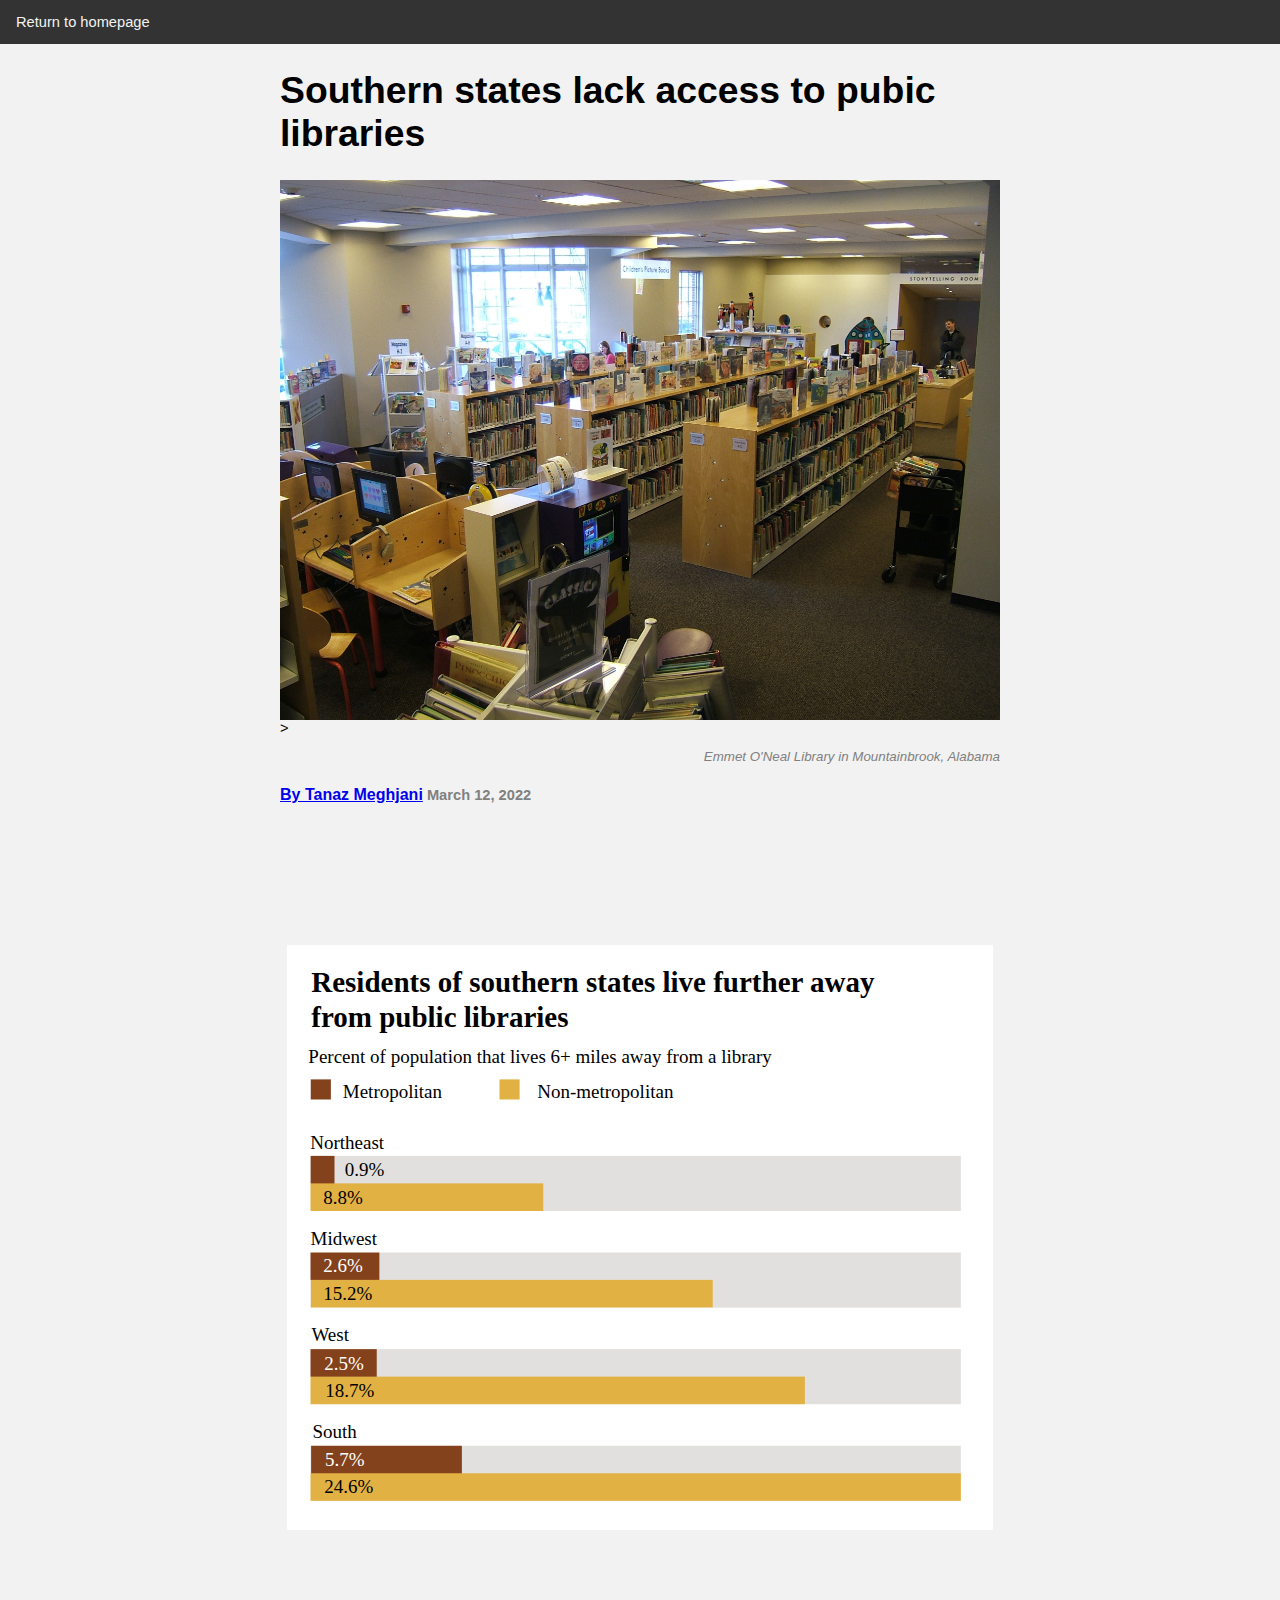
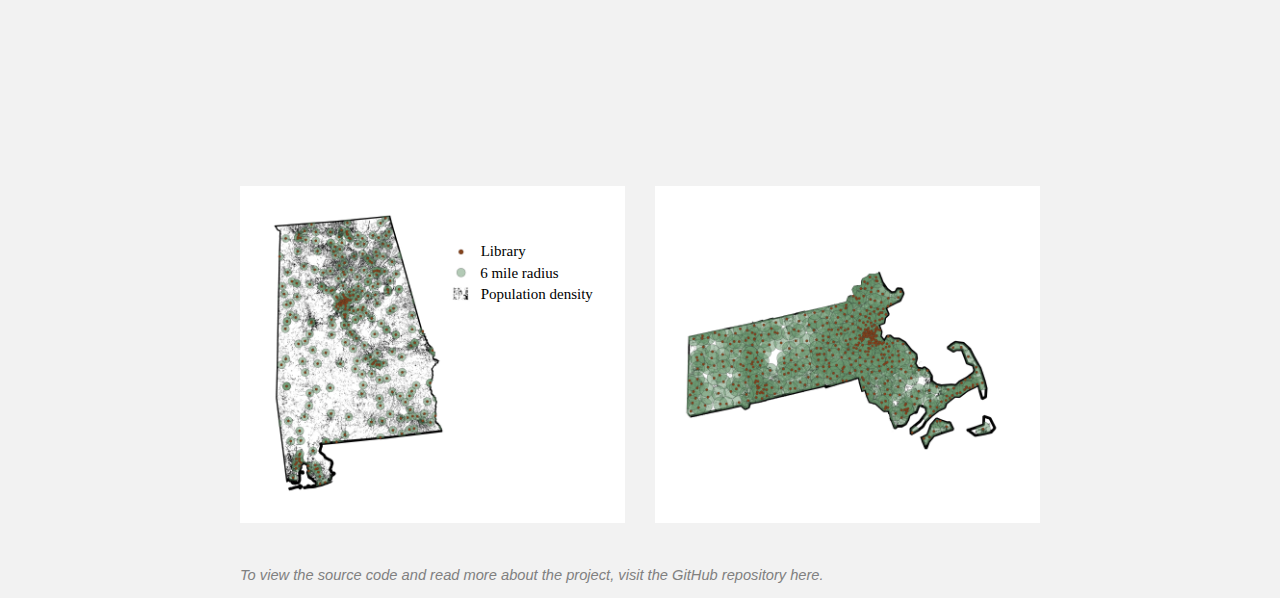
<file: publiclibraries/index.html>
<!DOCTYPE html>
<html>
    <head>
        <meta name="viewport" content="width=device-width, initial-scale=1, shrink-to-fit=no">
        <link href='https://fonts.googleapis.com/css?family=Merriweather' rel='stylesheet'>
        <link rel='stylesheet' href='article-styles.css'>
        <title>Libraries</title>
        <meta property="og:title" content="Accessing public libraries">
        <meta property="og:description" content="Southern states lack access to public libraries.">
        <meta property="og:type" content="article">
        <meta property="og:url" content="https://tanazm.github.io/publiclibraries/">
        <meta property="og:image" content="https://tanazm.github.io/assets/portfolio/al.png"> 
        <meta property="article:author" content="Tanaz Meghjani">
        <meta name="twitter:card" content="summary">
        <meta name="twitter:creator" content="@TMeghjani">
        <div class='topnav'>
            <a href='https://tanazm.github.io/'>Return to homepage</a>
        </div>
    </head>
    <body>
        <div class="text-container">
            <div class="text-center">
            <h1 class='headline'>Southern states lack access to pubic libraries</h1>
            <img class=header-image src='assets/publiclibrary.png' alt="Emmet O'Neal Library in Mountainbrook, Alabama">>
            <p class='photo-caption'>Emmet O'Neal Library in Mountainbrook, Alabama</p>
            <p class='date'>
                <a class='byline' href="mailto:tm3208@columbia.edu">By Tanaz Meghjani</a>
                March 12, 2022
            </p>
            <p class=text>
                <!-- something  -->
                <br><br>
                <br><br>
            </p>
            <p class='subhead'></p>
            <p> 
            <br><br>
            </p>
            </div>
            <div class='viz-container'>
                <script type="text/javascript">
                    (function() {
                        // only want one resizer on the page
                        if (document.documentElement.className.indexOf("g-resizer-v3-init") > -1) return;
                        document.documentElement.className += " g-resizer-v3-init";
                        // require IE9+
                        if (!("querySelector" in document)) return;
                        function resizer() {
                            var elements = Array.prototype.slice.call(document.querySelectorAll(".g-artboard[data-min-width]")),
                                widthById = {};
                            elements.forEach(function(el) {
                                var parent = el.parentNode,
                                    width = widthById[parent.id] || parent.getBoundingClientRect().width,
                                    minwidth = el.getAttribute("data-min-width"),
                                    maxwidth = el.getAttribute("data-max-width");
                                widthById[parent.id] = width;
                
                                if (+minwidth <= width && (+maxwidth >= width || maxwidth === null)) {
                                    el.style.display = "block";
                                } else {
                                    el.style.display = "none";
                                }
                            });
                            try {
                                if (window.parent && window.parent.$) {
                                    window.parent.$("body").trigger("resizedcontent", [window]);
                                }
                                if (window.require) {
                                    require(['foundation/main'], function() {
                                        require(['shared/interactive/instances/app-communicator'], function(AppCommunicator) {
                                            AppCommunicator.triggerResize();
                                        });
                                    });
                                }
                            } catch(e) { console.log(e); }
                        }
                
                        document.addEventListener('DOMContentLoaded', resizer);
                        // feel free to replace throttle with _.throttle, if available
                        window.addEventListener('resize', throttle(resizer, 200));        
                
                        function throttle(func, wait) {
                            // from underscore.js
                            var _now = Date.now || function() { return new Date().getTime(); },
                                context, args, result, timeout = null, previous = 0;
                            var later = function() {
                                previous = _now();
                                timeout = null;
                                result = func.apply(context, args);
                                if (!timeout) context = args = null;
                            };
                            return function() {
                                var now = _now(), remaining = wait - (now - previous);
                                context = this;
                                args = arguments;
                                if (remaining <= 0 || remaining > wait) {
                                    if (timeout) {
                                        clearTimeout(timeout);
                                        timeout = null;
                                    }
                                    previous = now;
                                    result = func.apply(context, args);
                                    if (!timeout) context = args = null;
                                } else if (!timeout && options.trailing !== false) {
                                    timeout = setTimeout(later, remaining);
                                }
                                return result;
                            };
                        }
                
                       
                    })();
                </script>
                
                <!-- Generated by ai2html v0.106.0 - 2022-03-13 13:10 -->
                <!-- ai file: libraryaccessfinal.ai -->
                <style media="screen,print">
                    #g-libraryaccessfinal-box ,
                    #g-libraryaccessfinal-box .g-artboard {
                        margin:0 auto;
                    }
                    #g-libraryaccessfinal-box p {
                        margin:0;
                    }
                    #g-libraryaccessfinal-box .g-aiAbs {
                        position:absolute;
                    }
                    #g-libraryaccessfinal-box .g-aiImg {
                        position:absolute;
                        top:0;
                        display:block;
                        width:100% !important;
                    }
                    #g-libraryaccessfinal-box .g-aiSymbol {
                        position: absolute;
                        box-sizing: border-box;
                    }
                    #g-libraryaccessfinal-box .g-aiPointText p { white-space: nowrap; }
                    #g-libraryaccessfinal-Mobile {
                        position:relative;
                        overflow:hidden;
                    }
                    #g-libraryaccessfinal-Mobile p {
                        font-family:Avenir Light;
                        font-weight:400;
                        line-height:14px;
                        height:auto;
                        opacity:1;
                        letter-spacing:0em;
                        font-size:12px;
                        text-align:left;
                        color:rgb(0,0,0);
                        text-transform:none;
                        padding-bottom:0;
                        padding-top:0;
                        mix-blend-mode:normal;
                        font-style:normal;
                        position:static;
                    }
                    #g-libraryaccessfinal-Mobile .g-pstyle0 {
                        font-family:Avenir Black;
                        font-weight:700;
                        line-height:17px;
                        height:17px;
                        font-size:14px;
                    }
                    #g-libraryaccessfinal-Mobile .g-pstyle1 {
                        height:14px;
                    }
                    #g-libraryaccessfinal-Mobile .g-pstyle2 {
                        height:14px;
                        color:rgb(255,255,255);
                    }
                    #g-libraryaccessfinal-laptop {
                        position:relative;
                        overflow:hidden;
                    }
                    #g-libraryaccessfinal-laptop p {
                        font-family:Avenir Light;
                        font-weight:400;
                        line-height:23px;
                        height:auto;
                        opacity:1;
                        letter-spacing:0em;
                        font-size:19px;
                        text-align:left;
                        color:rgb(0,0,0);
                        text-transform:none;
                        padding-bottom:0;
                        padding-top:0;
                        mix-blend-mode:normal;
                        font-style:normal;
                        position:static;
                    }
                    #g-libraryaccessfinal-laptop .g-pstyle0 {
                        font-family:Avenir Black;
                        font-weight:700;
                        line-height:35px;
                        height:35px;
                        font-size:29px;
                    }
                    #g-libraryaccessfinal-laptop .g-pstyle1 {
                        height:23px;
                    }
                    #g-libraryaccessfinal-laptop .g-pstyle2 {
                        height:23px;
                        color:rgb(255,255,255);
                    }
                
                </style>
                
                <div id="g-libraryaccessfinal-box" class="ai2html">
                
                    <!-- Artboard: Mobile -->
                    <div id="g-libraryaccessfinal-Mobile" class="g-artboard" style="max-width: 377px;max-height: 413px" data-aspect-ratio="0.914" data-min-width="0" data-max-width="705">
                <div style="padding: 0 0 109.4369% 0;"></div>
                        <img id="g-libraryaccessfinal-Mobile-img" class="g-aiImg" alt="" src="assets/libraryaccessfinal-Mobile.png"/>
                        <div id="g-ai0-1" class="g-Layer_1 g-aiAbs g-aiPointText" style="top:8.2595%;margin-top:-19.1px;left:7.9032%;width:332px;">
                            <p class="g-pstyle0">Residents of southern states live further away </p>
                            <p class="g-pstyle0">from public libraries</p>
                        </div>
                        <div id="g-ai0-2" class="g-Layer_1 g-aiAbs g-aiPointText" style="top:15.1787%;margin-top:-7.6px;left:7.9032%;width:339px;">
                            <p class="g-pstyle1">Percent of population that lives 6+ miles away from a library</p>
                        </div>
                        <div id="g-ai0-3" class="g-Layer_1 g-aiAbs g-aiPointText" style="top:20.5111%;margin-top:-7.6px;left:12.2302%;width:91px;">
                            <p class="g-pstyle1">Metropolitan</p>
                        </div>
                        <div id="g-ai0-4" class="g-Layer_1 g-aiAbs g-aiPointText" style="top:20.5111%;margin-top:-7.6px;left:36.9633%;width:118px;">
                            <p class="g-pstyle1">Non-metropolitan</p>
                        </div>
                        <div id="g-ai0-5" class="g-Layer_1 g-aiAbs g-aiPointText" style="top:27.7824%;margin-top:-7.6px;left:8.0125%;width:75px;">
                            <p class="g-pstyle1">Northeast</p>
                        </div>
                        <div id="g-ai0-6" class="g-Layer_1 g-aiAbs g-aiPointText" style="top:32.63%;margin-top:-7.6px;left:12.8229%;width:47px;">
                            <p class="g-pstyle1">0.9%</p>
                        </div>
                        <div id="g-ai0-7" class="g-Layer_1 g-aiAbs g-aiPointText" style="top:37.72%;margin-top:-7.6px;left:9.4457%;width:47px;">
                            <p class="g-pstyle1">8.8%</p>
                        </div>
                        <div id="g-ai0-8" class="g-Layer_1 g-aiAbs g-aiPointText" style="top:45.4761%;margin-top:-7.6px;left:8.0125%;width:67px;">
                            <p class="g-pstyle1">Midwest</p>
                        </div>
                        <div id="g-ai0-9" class="g-Layer_1 g-aiAbs g-aiPointText" style="top:50.5661%;margin-top:-7.6px;left:9.3153%;width:47px;">
                            <p class="g-pstyle2">2.6%</p>
                        </div>
                        <div id="g-ai0-10" class="g-Layer_1 g-aiAbs g-aiPointText" style="top:55.656%;margin-top:-7.6px;left:9.5635%;width:54px;">
                            <p class="g-pstyle1">15.2%</p>
                        </div>
                        <div id="g-ai0-11" class="g-Layer_1 g-aiAbs g-aiPointText" style="top:63.4121%;margin-top:-7.6px;left:8.0125%;width:49px;">
                            <p class="g-pstyle1">West</p>
                        </div>
                        <div id="g-ai0-12" class="g-Layer_1 g-aiAbs g-aiPointText" style="top:68.7445%;margin-top:-7.6px;left:9.5635%;width:47px;">
                            <p class="g-pstyle2">2.5%</p>
                        </div>
                        <div id="g-ai0-13" class="g-Layer_1 g-aiAbs g-aiPointText" style="top:73.592%;margin-top:-7.6px;left:9.5635%;width:54px;">
                            <p class="g-pstyle1">18.7%</p>
                        </div>
                        <div id="g-ai0-14" class="g-Layer_1 g-aiAbs g-aiPointText" style="top:81.3482%;margin-top:-7.6px;left:8.0125%;width:53px;">
                            <p class="g-pstyle1">South</p>
                        </div>
                        <div id="g-ai0-15" class="g-Layer_1 g-aiAbs g-aiPointText" style="top:86.4381%;margin-top:-7.6px;left:9.5635%;width:47px;">
                            <p class="g-pstyle2">5.7%</p>
                        </div>
                        <div id="g-ai0-16" class="g-Layer_1 g-aiAbs g-aiPointText" style="top:91.5281%;margin-top:-7.6px;left:9.4584%;width:54px;">
                            <p class="g-pstyle1">24.6%</p>
                        </div>
                    </div>
                
                    <!-- Artboard: laptop -->
                    <div id="g-libraryaccessfinal-laptop" class="g-artboard" style="width:706px; height:585.498890179652px;" data-aspect-ratio="1.206" data-min-width="706">
                <div style=""></div>
                        <img id="g-libraryaccessfinal-laptop-img" class="g-aiImg" alt="" src="assets/libraryaccessfinal-laptop.png"/>
                        <div id="g-ai1-1" class="g-ai2html-settings g-aiAbs g-aiPointText" style="top:10.1468%;margin-top:-39.4px;left:3.4358%;width:664px;">
                            <p class="g-pstyle0">Residents of southern states live further away </p>
                            <p class="g-pstyle0">from public libraries</p>
                        </div>
                        <div id="g-ai1-2" class="g-ai2html-settings g-aiAbs g-aiPointText" style="top:19.2123%;margin-top:-12.5px;left:3.0276%;width:524px;">
                            <p class="g-pstyle1">Percent of population that lives 6+ miles away from a library</p>
                        </div>
                        <div id="g-ai1-3" class="g-ai2html-settings g-aiAbs g-aiPointText" style="top:25.1901%;margin-top:-12.5px;left:7.9039%;width:132px;">
                            <p class="g-pstyle1">Metropolitan</p>
                        </div>
                        <div id="g-ai1-4" class="g-ai2html-settings g-aiAbs g-aiPointText" style="top:25.1901%;margin-top:-12.5px;left:35.4463%;width:174px;">
                            <p class="g-pstyle1">Non-metropolitan</p>
                        </div>
                        <div id="g-ai1-5" class="g-ai2html-settings g-aiAbs g-aiPointText" style="top:33.9006%;margin-top:-12.5px;left:3.2987%;width:106px;">
                            <p class="g-pstyle1">Northeast</p>
                        </div>
                        <div id="g-ai1-6" class="g-ai2html-settings g-aiAbs g-aiPointText" style="top:38.5121%;margin-top:-12.5px;left:8.1843%;width:62px;">
                            <p class="g-pstyle1">0.9%</p>
                        </div>
                        <div id="g-ai1-7" class="g-ai2html-settings g-aiAbs g-aiPointText" style="top:43.2944%;margin-top:-12.5px;left:5.1343%;width:62px;">
                            <p class="g-pstyle1">8.8%</p>
                        </div>
                        <div id="g-ai1-8" class="g-ai2html-settings g-aiAbs g-aiPointText" style="top:50.2969%;margin-top:-12.5px;left:3.3298%;width:93px;">
                            <p class="g-pstyle1">Midwest</p>
                        </div>
                        <div id="g-ai1-9" class="g-ai2html-settings g-aiAbs g-aiPointText" style="top:54.9084%;margin-top:-12.5px;left:5.1343%;width:62px;">
                            <p class="g-pstyle2">2.6%</p>
                        </div>
                        <div id="g-ai1-10" class="g-ai2html-settings g-aiAbs g-aiPointText" style="top:59.6906%;margin-top:-12.5px;left:5.1343%;width:72px;">
                            <p class="g-pstyle1">15.2%</p>
                        </div>
                        <div id="g-ai1-11" class="g-ai2html-settings g-aiAbs g-aiPointText" style="top:66.6932%;margin-top:-12.5px;left:3.4613%;width:65px;">
                            <p class="g-pstyle1">West</p>
                        </div>
                        <div id="g-ai1-12" class="g-ai2html-settings g-aiAbs g-aiPointText" style="top:71.6462%;margin-top:-12.5px;left:5.2621%;width:62px;">
                            <p class="g-pstyle2">2.5%</p>
                        </div>
                        <div id="g-ai1-13" class="g-ai2html-settings g-aiAbs g-aiPointText" style="top:76.2577%;margin-top:-12.5px;left:5.4303%;width:72px;">
                            <p class="g-pstyle1">18.7%</p>
                        </div>
                        <div id="g-ai1-14" class="g-ai2html-settings g-aiAbs g-aiPointText" style="top:83.2602%;margin-top:-12.5px;left:3.6009%;width:71px;">
                            <p class="g-pstyle1">South</p>
                        </div>
                        <div id="g-ai1-15" class="g-ai2html-settings g-aiAbs g-aiPointText" style="top:88.0425%;margin-top:-12.5px;left:5.3898%;width:62px;">
                            <p class="g-pstyle2">5.7%</p>
                        </div>
                        <div id="g-ai1-16" class="g-ai2html-settings g-aiAbs g-aiPointText" style="top:92.6539%;margin-top:-12.5px;left:5.2621%;width:72px;">
                            <p class="g-pstyle1">24.6%</p>
                        </div>
                    </div>
                
                </div>
                
                <!-- End ai2html - 2022-03-13 13:10 -->
            </div>
            <div class="text-center">
            <p class='viz-caption'></p>
            <p>  
            <br><br> 
            </p>
            <p class="subhead"></p>
            <p>
                <!-- something  -->
                <br><br>
                <br><br>
            </p>
            <p>
                <!-- something -->
                <br><br>
                <br><br>
            </p>
            </div>
            <div class='viz-container'>
                <div class="row-container">
                    <div class="column-container">

                    <!-- Generated by ai2html v0.106.0 - 2022-03-14 00:19 -->
                    <!-- ai file: ALlibrariesfinal.ai -->
                    <style media="screen,print">
                        #g-ALlibrariesfinal-box ,
                        #g-ALlibrariesfinal-box .g-artboard {
                            margin:0 auto;
                        }
                        #g-ALlibrariesfinal-box p {
                            margin:0;
                        }
                        #g-ALlibrariesfinal-box .g-aiAbs {
                            position:absolute;
                        }
                        #g-ALlibrariesfinal-box .g-aiImg {
                            position:absolute;
                            top:0;
                            display:block;
                            width:100% !important;
                        }
                        #g-ALlibrariesfinal-box .g-aiSymbol {
                            position: absolute;
                            box-sizing: border-box;
                        }
                        #g-ALlibrariesfinal-box .g-aiPointText p { white-space: nowrap; }
                        #g-ALlibrariesfinal-Artboard_6 {
                            position:relative;
                            overflow:hidden;
                        }
                        #g-ALlibrariesfinal-Artboard_6 p {
                            font-family:Avenir Light;
                            font-weight:400;
                            line-height:18px;
                            height:auto;
                            opacity:1;
                            letter-spacing:0em;
                            font-size:15px;
                            text-align:left;
                            color:rgb(0,0,0);
                            text-transform:none;
                            padding-bottom:0;
                            padding-top:0;
                            mix-blend-mode:normal;
                            font-style:normal;
                            position:static;
                        }
                        #g-ALlibrariesfinal-Artboard_6 .g-pstyle0 {
                            height:18px;
                        }

                    </style>

                    <div id="g-ALlibrariesfinal-box" class="ai2html">

                        <!-- Artboard: Artboard_6 -->
                        <div id="g-ALlibrariesfinal-Artboard_6" class="g-artboard" style="max-width: 800px;max-height: 700px" data-aspect-ratio="1.143" data-min-width="0">
                    <div style="padding: 0 0 87.5% 0;"></div>
                            <img id="g-ALlibrariesfinal-Artboard_6-img" class="g-aiImg" alt="" src="assets/ALlibrariesfinal-Artboard_6.jpg"/>
                            <div id="g-ai0-1" class="g-Layer_1 g-aiAbs g-aiPointText" style="top:19.54%;margin-top:-9.8px;left:62.4546%;width:67px;">
                                <p class="g-pstyle0">Library</p>
                            </div>
                            <div id="g-ai0-2" class="g-Layer_1 g-aiAbs g-aiPointText" style="top:25.9686%;margin-top:-9.8px;left:62.3373%;width:106px;">
                                <p class="g-pstyle0">6 mile radius</p>
                            </div>
                            <div id="g-ai0-3" class="g-Layer_1 g-aiAbs g-aiPointText" style="top:32.2543%;margin-top:-9.8px;left:62.4711%;width:146px;">
                                <p class="g-pstyle0">Population density</p>
                            </div>
                        </div>

                    </div>

                    <!-- End ai2html - 2022-03-14 00:19 -->

                    </div>
                    <div class="column-container">
                
                
                <!-- Generated by ai2html v0.106.0 - 2022-03-13 16:01 -->
                <!-- ai file: MAlibs.svg -->
                <style media="screen,print">
                    #g-MAlibs_svg-box ,
                    #g-MAlibs_svg-box .g-artboard {
                        margin:0 auto;
                    }
                    #g-MAlibs_svg-box p {
                        margin:0;
                    }
                    #g-MAlibs_svg-box .g-aiAbs {
                        position:absolute;
                    }
                    #g-MAlibs_svg-box .g-aiImg {
                        position:absolute;
                        top:0;
                        display:block;
                        width:100% !important;
                    }
                    #g-MAlibs_svg-box .g-aiSymbol {
                        position: absolute;
                        box-sizing: border-box;
                    }
                    #g-MAlibs_svg-box .g-aiPointText p { white-space: nowrap; }
                    #g-MAlibs_svg-Artboard_1 {
                        position:relative;
                        overflow:hidden;
                    }
                
                </style>
                
                <div id="g-MAlibs_svg-box" class="ai2html">
                
                    <!-- Artboard: Artboard_1 -->
                    <div id="g-MAlibs_svg-Artboard_1" class="g-artboard" style="max-width: 800px;max-height: 700px" data-aspect-ratio="1.143" data-min-width="0">
                <div style="padding: 0 0 87.5% 0;"></div>
                        <img id="g-MAlibs_svg-Artboard_1-img" class="g-aiImg" alt="" src="assets/MAlibs_svg-Artboard_1.png"/>
                    </div>
                
                </div>
                
                <!-- End ai2html - 2022-03-13 16:01 -->
                
                    </div>
                </div>
            </div>
        <p class='footnote'>To view the source code and read more about the project, visit the GitHub repository here.</p>
        </div>
        </div>
    </body>
</html>
</file>
<file: atlantaparks/article-styles.css>
html, body {
    margin: 0;
    background: #f2f2f2;
    font-family: 'Source Sans Pro', sans-serif;
    font-size: 13pt;
}

.topnav {
    overflow: hidden;
    background-color: #333;
  }

.topnav a {
float: left;
display: block;
color: #f2f2f2;
text-align: center;
padding: 14px 16px;
text-decoration: none;
}

.headline { 
    font-size: 28pt;
    font-weight: bold;
}

.byline { 
    font-size: 12pt;
    font-weight: bold;
}

.byline a {
    color: black;
}

.date {
    color: gray;
    font-weight: bold;
}

.subhead {
    font-size: 12pt;
    font-weight: bold;
}

.text-container {
    max-width: 800px;
    margin: 0 auto;
}

.text-center {
    margin-left: 5%;
    margin-right: 5%;
}

.photo-caption {
    text-align: right;
    font-size: 10pt;
    font-style: italic;
    color: gray;
    padding-bottom: 0.5em;
}

img {
    max-width: 100%;
    margin-right: auto;
    margin-left: auto;
    display: block;
}

.header-image {
    margin-right: auto;
    margin-left: auto;
    display: block;
}

.viz-container {
    max-width: 100%;
    max-height: 100%;
    padding-bottom: 1em;
    padding-top: 1em;
}

.viz-caption {
    font-size: 10pt;
    color: grey;
    font-style: italic;
    text-align: left;
    max-width: inherit;
    padding: 1em;
}

.footnote {
    padding-top: 1em;
    font-style: italic;
    color: gray;
}

.row-container {
    display: flex;
    flex-direction: row;
    width: 100%;
    gap: 2em;
  }
  
  .column-container {
    flex-grow: 1;
  }
  
  @media (max-width: 768px) {
    .row-container {
      flex-direction: column;
    }
  }
</file>
<file: ATLparks/article-styles.css>
html, body {
    margin: 0;
    background: #f2f2f2;
    font-family: 'Source Sans Pro', sans-serif;
    font-size: 13pt;
}

.topnav {
    overflow: hidden;
    background-color: #333;
  }

.topnav a {
float: left;
display: block;
color: #f2f2f2;
text-align: center;
padding: 14px 16px;
text-decoration: none;
}

.headline { 
    font-size: 28pt;
    font-weight: bold;
}

.byline { 
    font-size: 12pt;
    font-weight: bold;
}

.byline a {
    color: black;
}

.date {
    color: gray;
    font-weight: bold;
}

.subhead {
    font-size: 12pt;
    font-weight: bold;
}

.text-container {
    max-width: 800px;
    margin: 0 auto;
}

.text-center {
    margin-left: 5%;
    margin-right: 5%;
}

.photo-caption {
    text-align: right;
    font-size: 10pt;
    font-style: italic;
    color: gray;
    padding-bottom: 0.5em;
}

img {
    max-width: 100%;
    margin-right: auto;
    margin-left: auto;
    display: block;
}

.header-image {
    margin-right: auto;
    margin-left: auto;
    display: block;
}

.viz-container {
    max-width: 100%;
    max-height: 100%;
    padding-bottom: 1em;
    padding-top: 1em;
}

.viz-caption {
    font-size: 10pt;
    color: grey;
    font-style: italic;
    text-align: left;
    max-width: inherit;
    padding: 1em;
}

.footnote {
    padding-top: 1em;
    font-style: italic;
    color: gray;
}

.row-container {
    display: flex;
    flex-direction: row;
    width: 100%;
    gap: 2em;
  }
  
  .column-container {
    flex-grow: 1;
  }
  
  @media (max-width: 768px) {
    .row-container {
      flex-direction: column;
    }
  }
</file>
<file: drought/article-styles.css>
html, body {
    margin: 0;
    background: #f2f2f2;
    font-family: 'Source Sans Pro', sans-serif;
    font-size: 11pt;
}

.topnav {
    overflow: hidden;
    background-color: #333;
  }

.topnav a {
float: left;
display: block;
color: #f2f2f2;
text-align: center;
padding: 14px 16px;
text-decoration: none;
}

.headline { 
    font-size: 28pt;
    font-weight: bold;
}

.byline { 
    font-size: 12pt;
    /* font-weight: bold; */
}

.byline a {
    color: black;
}

.date {
    color: gray;
    font-weight: bold;
}

.subhead {
    font-size: 12pt;
    font-weight: bold;
}

.text-container {
    max-width: 800px;
    margin: 0 auto;
}

.text-center {
    margin-left: 5%;
    margin-right: 5%;
}

.photo-caption {
    text-align: right;
    font-size: 10pt;
    font-style: italic;
    color: gray;
    padding-bottom: 0.5em;
}

img {
    max-width: 100%;
    margin-right: auto;
    margin-left: auto;
    display: block;
}

.header-image {
    margin-right: auto;
    margin-left: auto;
    display: block;
}

.viz-container {
    max-width: 100%;
    max-height: 500px;
    padding-bottom: 1em;
}

.viz-caption {
    font-size: 10pt;
    color: grey;
    font-style: italic;
    text-align: left;
    max-width: inherit;
    padding: 1em;
    padding-top: 80px;
}

.footnote {
    padding-top: 1em;
    font-style: italic;
    color: gray;
}

.row-container {
    display: flex;
    flex-direction: row;
    width: 100%;
    gap: 2em;
  }
  
  .column-container {
    flex-grow: 1;
  }
  
  @media (max-width: 768px) {
    .row-container {
      flex-direction: column;
    }
  }
</file>
<file: Libraries/article-styles.css>
html, body {
    margin: 0;
    background: #f2f2f2;
    font-family: 'Source Sans Pro', sans-serif;
    font-size: 11pt;
}

.topnav {
    overflow: hidden;
    background-color: #333;
  }

.topnav a {
float: left;
display: block;
color: #f2f2f2;
text-align: center;
padding: 14px 16px;
text-decoration: none;
}

.headline { 
    font-size: 28pt;
    font-weight: bold;
}

.byline { 
    font-size: 12pt;
    /* font-weight: bold; */
}

.byline a {
    color: black;
}

.date {
    color: gray;
    font-weight: bold;
}

.subhead {
    font-size: 12pt;
    font-weight: bold;
}

.text-container {
    max-width: 800px;
    margin: 0 auto;
}

.text-center {
    margin-left: 5%;
    margin-right: 5%;
}

.photo-caption {
    text-align: right;
    font-size: 10pt;
    font-style: italic;
    color: gray;
    padding-bottom: 0.5em;
}

img {
    max-width: 100%;
    margin-right: auto;
    margin-left: auto;
    display: block;
}

.header-image {
    margin-right: auto;
    margin-left: auto;
    display: block;
}

.viz-container {
    max-width: 100%;
    max-height: 500px;
    padding-bottom: 1em;
}

.viz-caption {
    font-size: 10pt;
    color: grey;
    font-style: italic;
    text-align: left;
    max-width: inherit;
    padding: 1em;
    padding-top: 80px;
}

.footnote {
    padding-top: 1em;
    font-style: italic;
    color: gray;
}

.row-container {
    display: flex;
    flex-direction: row;
    width: 100%;
    gap: 2em;
  }
  
  .column-container {
    flex-grow: 1;
  }
  
  @media (max-width: 768px) {
    .row-container {
      flex-direction: column;
    }
  }
</file>
<file: publiclibraries/article-styles.css>
html, body {
    margin: 0;
    background: #f2f2f2;
    font-family: 'Source Sans Pro', sans-serif;
    font-size: 11pt;
}

.topnav {
    overflow: hidden;
    background-color: #333;
  }

.topnav a {
float: left;
display: block;
color: #f2f2f2;
text-align: center;
padding: 14px 16px;
text-decoration: none;
}

.headline { 
    font-size: 28pt;
    font-weight: bold;
}

.byline { 
    font-size: 12pt;
    /* font-weight: bold; */
}

.byline a {
    color: black;
}

.date {
    color: gray;
    font-weight: bold;
}

.subhead {
    font-size: 12pt;
    font-weight: bold;
}

.text-container {
    max-width: 800px;
    margin: 0 auto;
}

.text-center {
    margin-left: 5%;
    margin-right: 5%;
}

.photo-caption {
    text-align: right;
    font-size: 10pt;
    font-style: italic;
    color: gray;
    padding-bottom: 0.5em;
}

img {
    max-width: 100%;
    margin-right: auto;
    margin-left: auto;
    display: block;
}

.header-image {
    margin-right: auto;
    margin-left: auto;
    display: block;
}

.viz-container {
    max-width: 100%;
    max-height: 500px;
    padding-bottom: 1em;
}

.viz-caption {
    font-size: 10pt;
    color: grey;
    font-style: italic;
    text-align: left;
    max-width: inherit;
    padding: 1em;
    padding-top: 80px;
}

.footnote {
    padding-top: 1em;
    font-style: italic;
    color: gray;
}

.row-container {
    display: flex;
    flex-direction: row;
    width: 100%;
    gap: 2em;
  }
  
  .column-container {
    flex-grow: 1;
  }
  
  @media (max-width: 768px) {
    .row-container {
      flex-direction: column;
    }
  }
</file>
